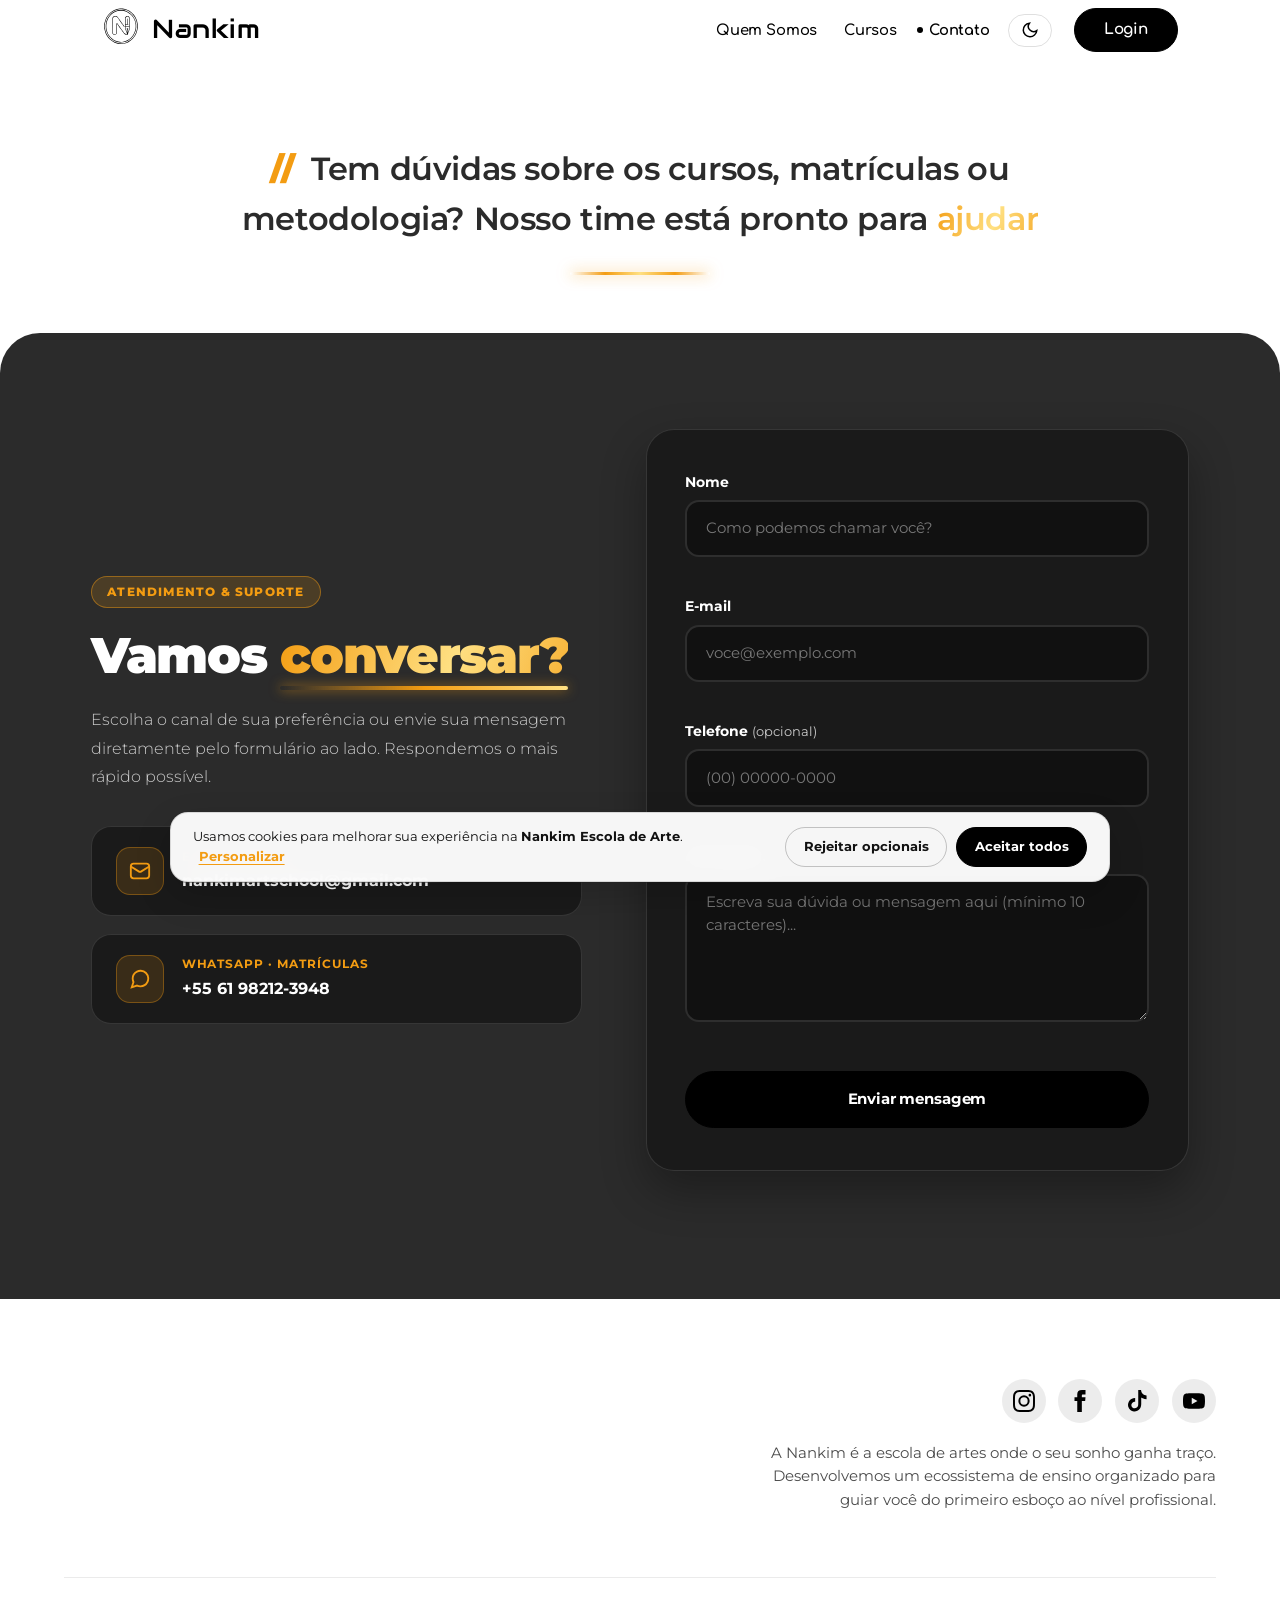
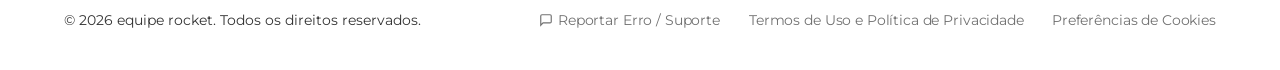
<file: contato.html>
<!DOCTYPE html>
<html lang="pt-BR">

<head>
    <meta charset="UTF-8">
    <meta name="viewport" content="width=device-width, initial-scale=1.0">
    <meta name="description"
        content="Entre em contato com a Nankim Escola de Arte para tirar dúvidas sobre cursos, matrículas e atendimento.">
    <title>Nankim Escola de Arte | Contato</title>

    <!-- Conexão Prévia Google Fonts -->
    <link rel="preconnect" href="https://fonts.googleapis.com">
    <link rel="preconnect" href="https://fonts.gstatic.com" crossorigin>
    <link
        href="https://fonts.googleapis.com/css2?family=Audiowide&family=Caveat:wght@500;600;700&family=Comfortaa:wght@500;600;700&family=Montserrat:wght@300;400;500;600;700;800;900&display=swap"
        rel="stylesheet">
    <!-- Estilos Globais e Específicos -->
    <link rel="stylesheet" href="./css/reset.css">
    <link rel="stylesheet" href="./css/variaveis.css">
    <link rel="stylesheet" href="./css/menu.css">
    <link rel="stylesheet" href="./css/rodape.css">
    <link rel="stylesheet" href="./css/modais.css">
    <link rel="stylesheet" href="./css/formularios.css">
    <link rel="stylesheet" href="./css/contato.css">
    <link rel="stylesheet" href="./css/cookies.css">
    <link rel="stylesheet" href="./css/termos.css">
    <link rel="stylesheet" href="./css/reportar.css">
</head>

<body>
    <!-- Injeção dinâmica do menu global -->
    <div id="header-container"></div>

    <main class="pagina-contato">

        <!-- Seção 1: Topo Limpo com Subtítulo em Destaque -->
        <section class="secao-topo-contato" aria-label="Introdução ao atendimento">
            <div class="container-contato">
                <header class="cabecalho-topo-contato">
                    <h1 class="subtitulo-hero-contato">
                        <span class="prefixo-barra">//</span> Tem dúvidas sobre os cursos, matrículas ou metodologia?
                        Nosso time está pronto para <span class="texto-fluxo-dourado"> ajudar </span>
                    </h1>
                    <div class="linha-luminosa-topo" aria-hidden="true"></div>
                </header>
            </div>
        </section>

        <!-- Seção 2: Bloco Escuro Curvo — Canais Diretos e Formulário -->
        <section class="bloco-escuro-curvo secao-principal-contato" aria-labelledby="titulo-atendimento">
            <div class="container-contato">
                <div class="contato-layout revelar-scroll">

                    <!-- Coluna Esquerda: Informações e Canais de Atendimento -->
                    <div class="contato-informacoes">
                        <span class="selo-atendimento-contato">ATENDIMENTO & SUPORTE</span>
                        <h2 id="titulo-atendimento" class="titulo-animado-contato">
                            Vamos <span class="texto-fluxo-dourado sublinhado-traco">conversar?</span>
                        </h2>
                        <p class="contato-texto-apoio">Escolha o canal de sua preferência ou envie sua mensagem
                            diretamente pelo formulário ao lado. Respondemos o mais rápido possível.</p>

                        <address class="contato-canais">
                            <a href="mailto:nankimartschool@gmail.com" class="card-canal-contato">
                                <div class="icone-canal-contato" aria-hidden="true">
                                    <svg width="22" height="22" viewBox="0 0 24 24" fill="none" stroke="currentColor"
                                        stroke-width="2">
                                        <rect x="2" y="4" width="20" height="16" rx="3"></rect>
                                        <path d="m22 7-8.97 5.7a1.94 1.94 0 0 1-2.06 0L2 7"></path>
                                    </svg>
                                </div>
                                <div class="info-canal-contato">
                                    <span class="contato-canal-rotulo">E-mail Oficial</span>
                                    <strong>nankimartschool@gmail.com</strong>
                                </div>
                            </a>

                            <a href="https://wa.me/5561982123948" target="_blank" rel="noopener noreferrer"
                                class="card-canal-contato">
                                <div class="icone-canal-contato" aria-hidden="true">
                                    <svg width="22" height="22" viewBox="0 0 24 24" fill="none" stroke="currentColor"
                                        stroke-width="2">
                                        <path
                                            d="M21 11.5a8.38 8.38 0 0 1-.9 3.8 8.5 8.5 0 0 1-7.6 4.7 8.38 8.38 0 0 1-3.8-.9L3 21l1.9-5.7a8.38 8.38 0 0 1-.9-3.8 8.5 8.5 0 0 1 4.7-7.6 8.38 8.38 0 0 1 3.8-.9h.5a8.48 8.48 0 0 1 8 8v.5z">
                                        </path>
                                    </svg>
                                </div>
                                <div class="info-canal-contato">
                                    <span class="contato-canal-rotulo">WhatsApp · Matrículas</span>
                                    <strong>+55 61 98212-3948</strong>
                                </div>
                            </a>
                        </address>
                    </div>

                    <!-- Coluna Direita: Card do Formulário com Validação Instantânea -->
                    <div class="card-formulario-contato">
                        <form id="form-contato" class="form-contato" novalidate>
                            <div class="input-group">
                                <label for="contato-nome">Nome</label>
                                <input id="contato-nome" name="nome" type="text" autocomplete="name"
                                    placeholder="Como podemos chamar você?" required>
                                <span class="mensagem-erro-campo" id="erro-contato-nome" aria-live="polite"></span>
                            </div>

                            <div class="input-group">
                                <label for="contato-email">E-mail</label>
                                <input id="contato-email" name="email" type="email" autocomplete="email"
                                    placeholder="voce@exemplo.com" required>
                                <span class="mensagem-erro-campo" id="erro-contato-email" aria-live="polite"></span>
                            </div>

                            <div class="input-group">
                                <label for="contato-telefone">Telefone <span>(opcional)</span></label>
                                <input id="contato-telefone" name="telefone" type="tel" inputmode="numeric"
                                    autocomplete="tel" maxlength="15" placeholder="(00) 00000-0000">
                                <span class="mensagem-erro-campo" id="erro-contato-telefone" aria-live="polite"></span>
                            </div>

                            <div class="input-group">
                                <label for="contato-mensagem">Mensagem</label>
                                <textarea id="contato-mensagem" name="mensagem" rows="5"
                                    placeholder="Escreva sua dúvida ou mensagem aqui (mínimo 10 caracteres)..."
                                    required></textarea>
                                <span class="mensagem-erro-campo" id="erro-contato-mensagem" aria-live="polite"></span>
                            </div>

                            <button class="contato-botao-enviar link-magnetico" type="submit">Enviar mensagem</button>
                        </form>
                    </div>

                </div>
            </div>
        </section>

    </main>

    <!-- Modal de Confirmação de Envio -->
    <div id="modal-confirmacao-contato" class="modal-contato-overlay" role="dialog" aria-modal="true"
        aria-labelledby="titulo-modal-confirmacao" hidden>
        <div class="modal-contato-box">
            <button type="button" class="btn-fechar-modal-contato" id="fechar-modal-contato-x"
                aria-label="Fechar janela de confirmação">&times;</button>

            <div class="ilustracao-sucesso-contato" aria-hidden="true">
                <div class="anel-pulso-sucesso"></div>
                <svg class="icone-check-sucesso" width="44" height="44" viewBox="0 0 24 24" fill="none"
                    stroke="currentColor" stroke-width="2.6" stroke-linecap="round" stroke-linejoin="round">
                    <path d="M22 11.08V12a10 10 0 1 1-5.93-9.14"></path>
                    <polyline points="22 4 12 14.01 9 11.01"></polyline>
                </svg>
            </div>

            <span class="tag-modal-sucesso">MENSAGEM RECEBIDA</span>
            <h3 id="titulo-modal-confirmacao">Recebemos o seu contato!</h3>
            <p id="texto-modal-confirmacao">Obrigado por falar com a <strong>Nankim Escola de Arte</strong>. Nossa
                equipe já registrou sua mensagem e entrará em contato em breve.</p>

            <button type="button" class="btn-ok-modal-contato" id="btn-ok-modal-contato">Entendi, voltar ao
                site</button>
        </div>
    </div>

    <!-- Injeção dinâmica do rodapé global -->
    <div id="footer-container"></div>

    <!-- Scripts Globais -->
    <script src="./js/global.js"></script>
    <script src="./js/login.js"></script>
    <script src="./js/cookies.js"></script>
    <script src="./js/termos.js"></script>
    <script src="./js/reportar.js"></script>

    <!-- Script Exclusivo de Contato -->
    <script src="./js/contato.js"></script>
</body>

</html>
</file>
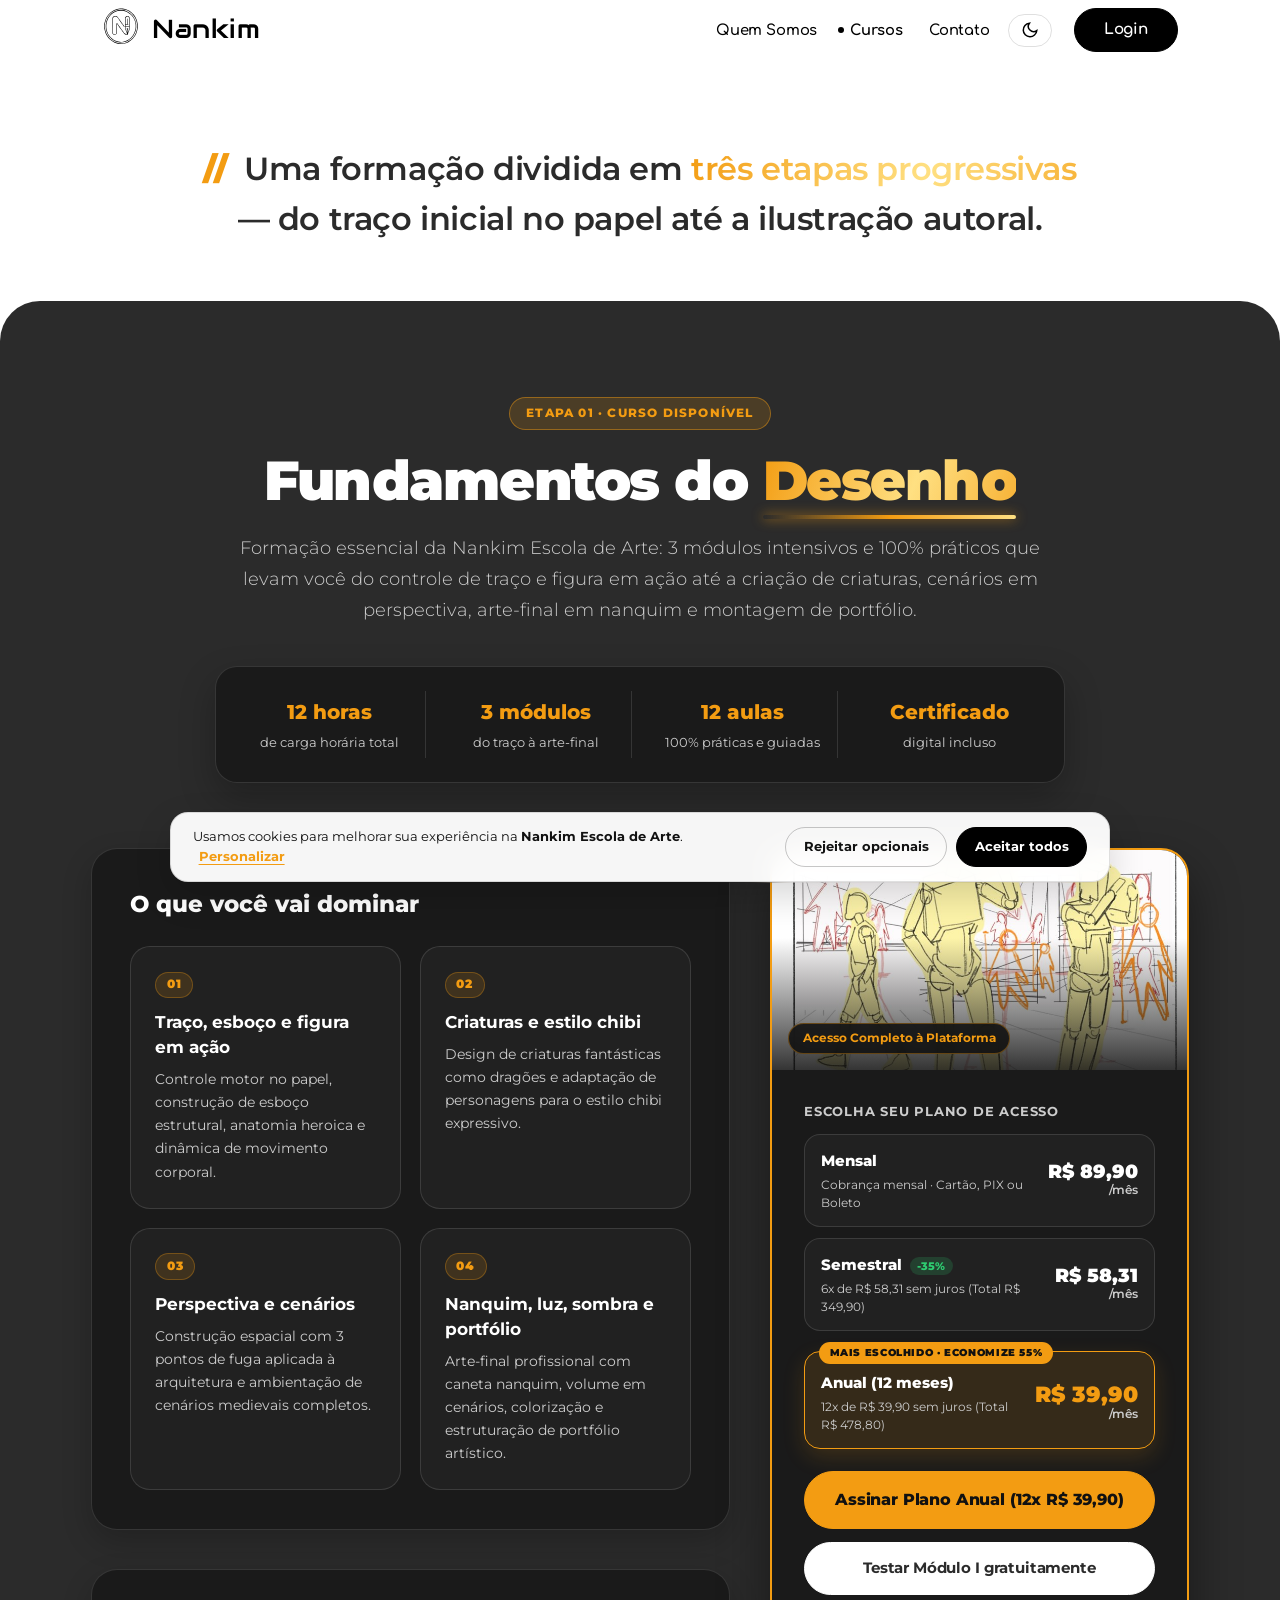
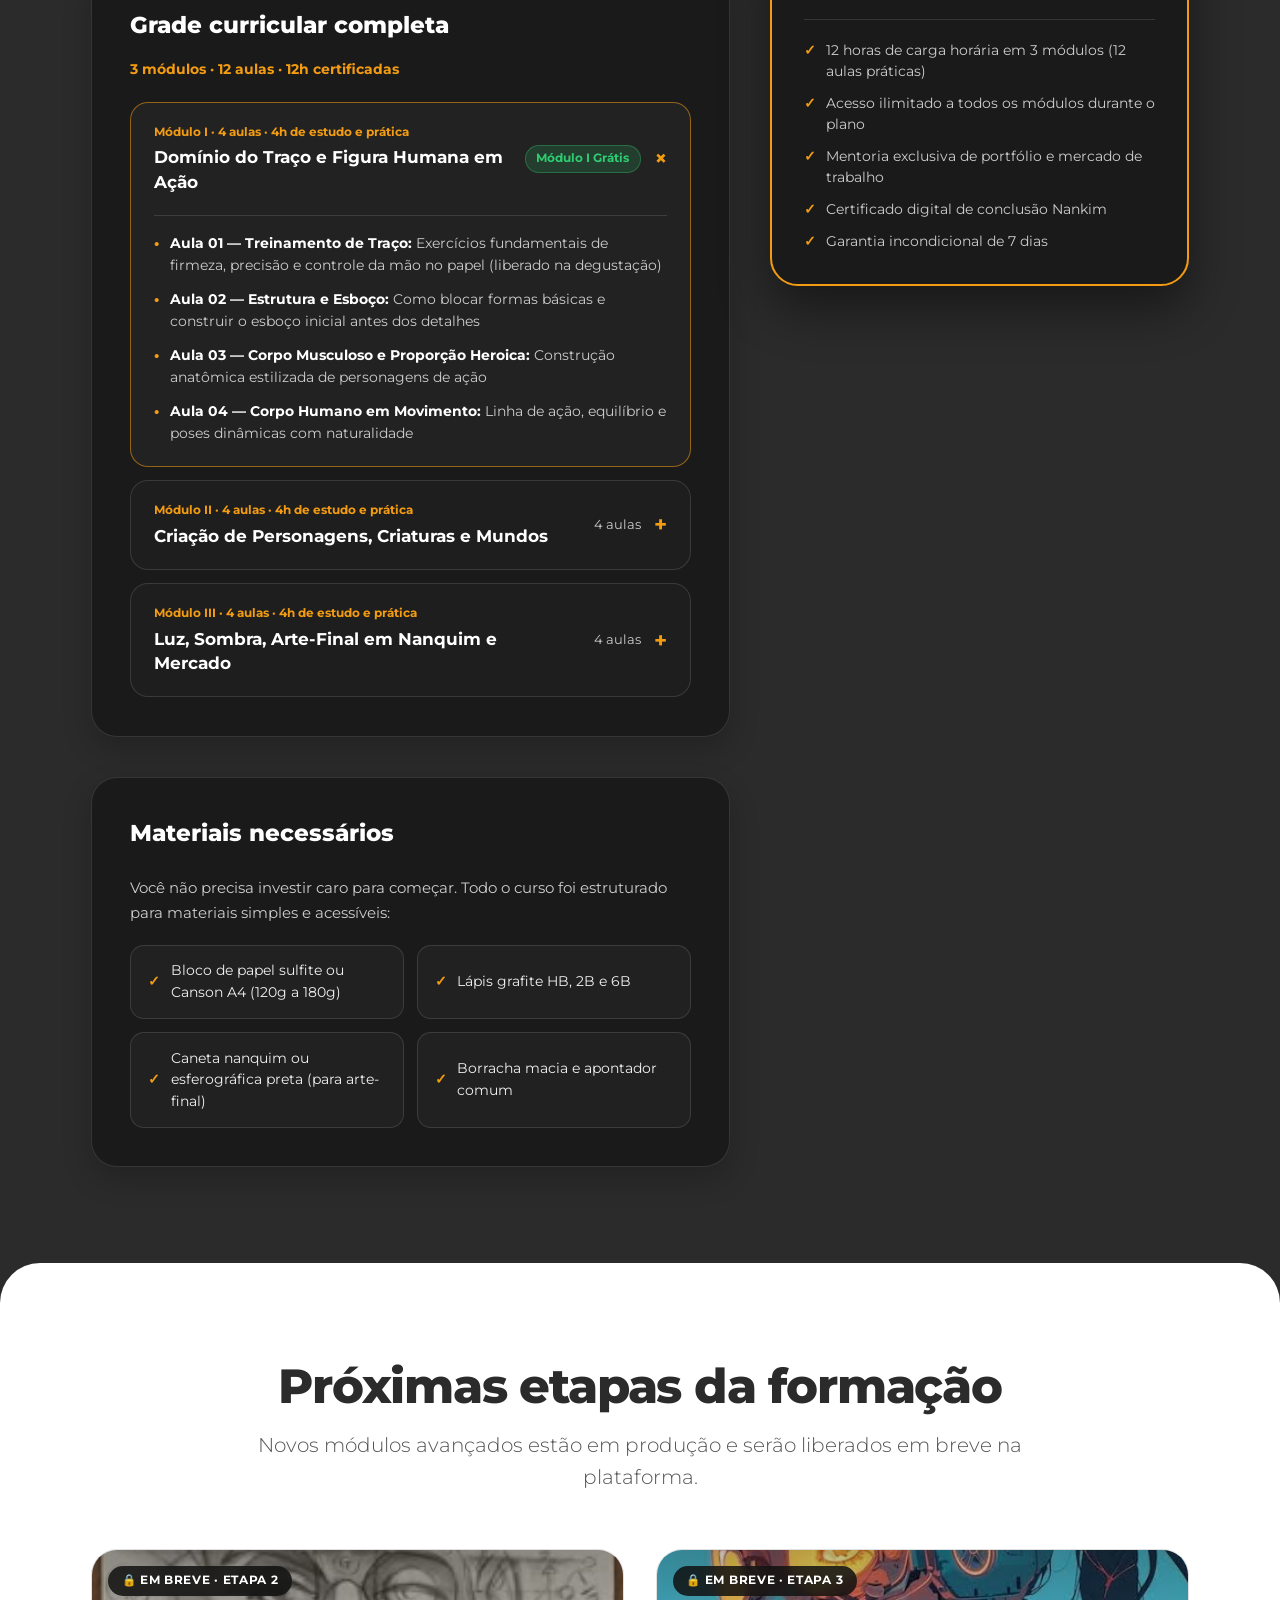
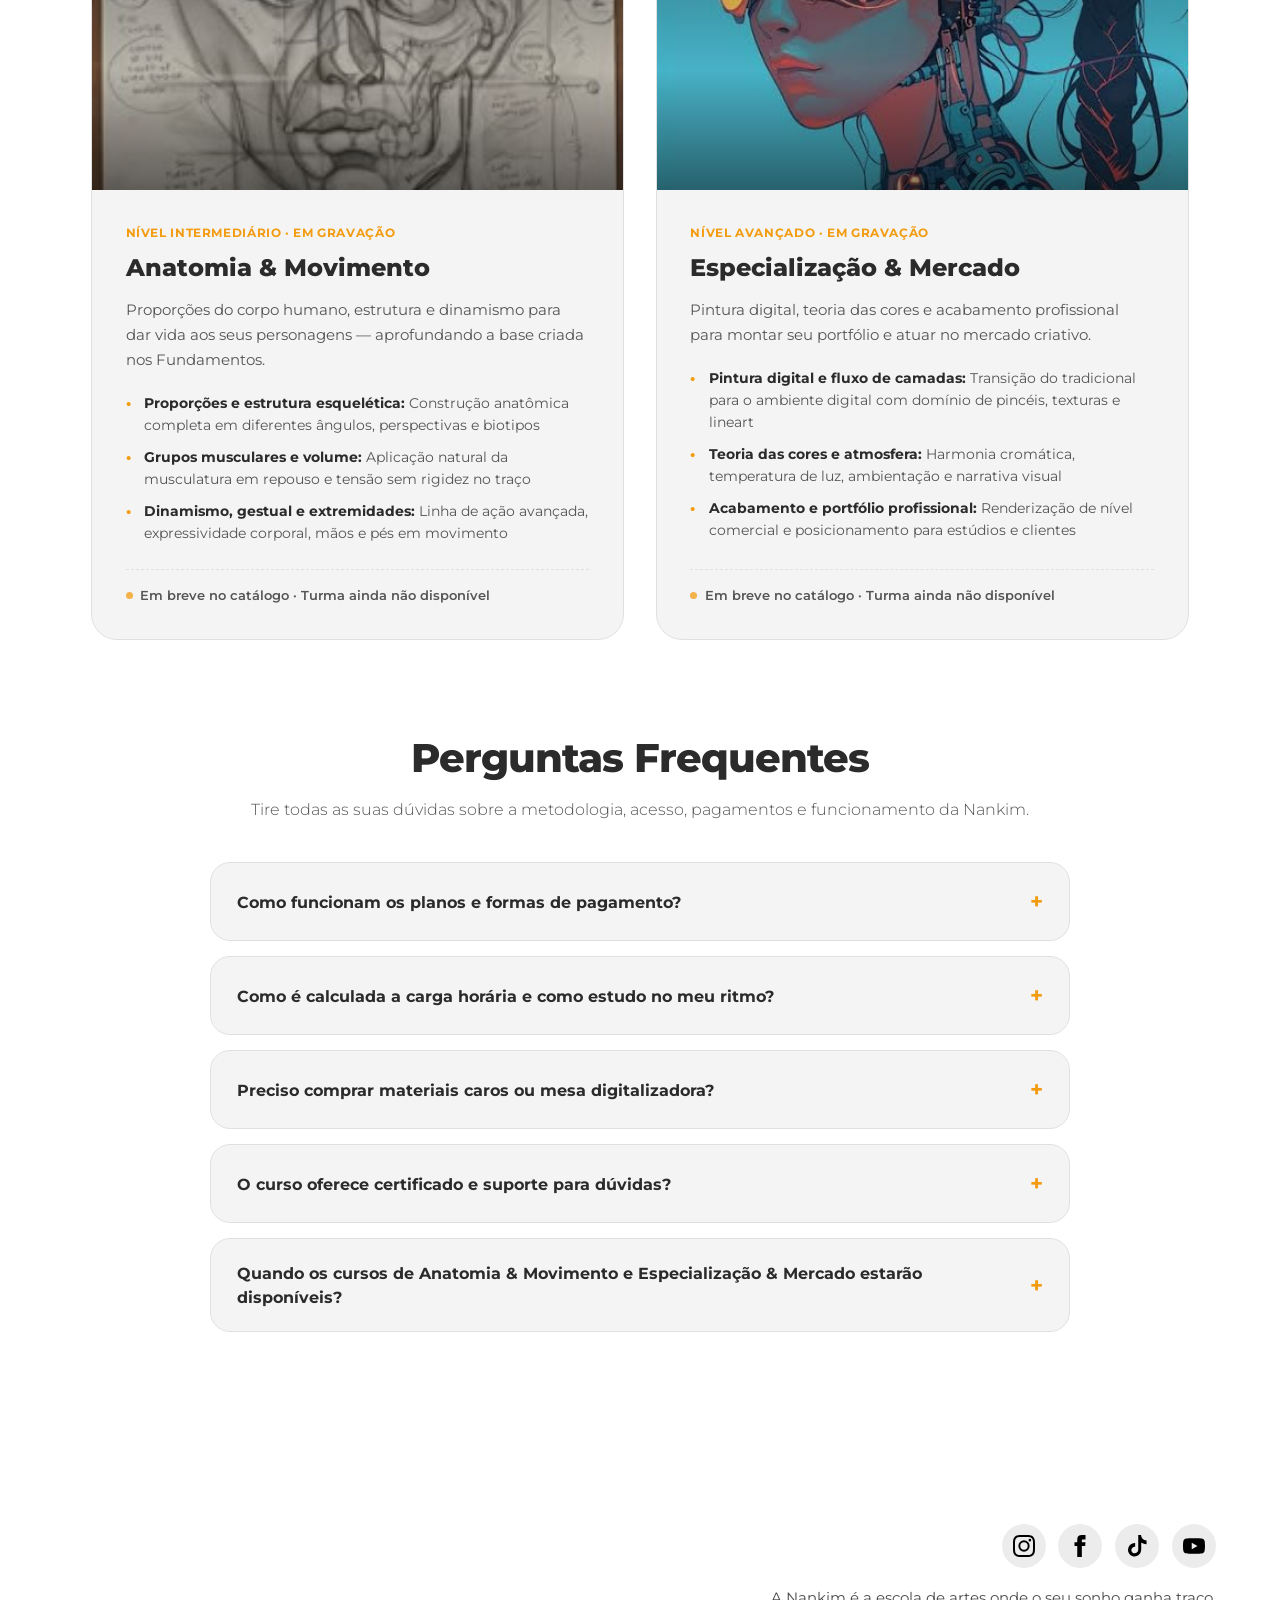
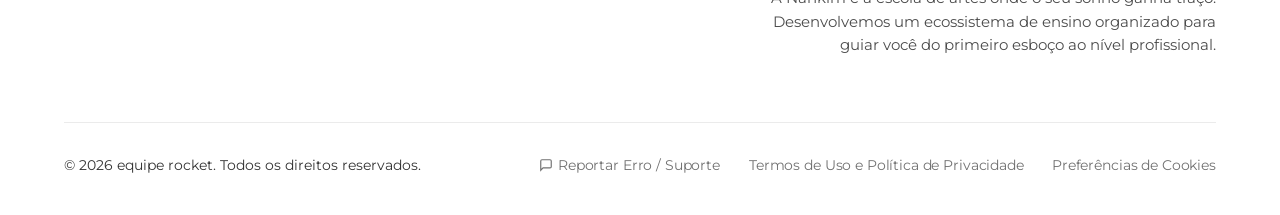
<file: cursos.html>
<!DOCTYPE html>
<html lang="pt-BR">

<head>
    <meta charset="UTF-8">
    <meta name="viewport" content="width=device-width, initial-scale=1.0">
    <meta name="description"
        content="Conheça a trilha de cursos da Nankim Escola de Arte e todos os detalhes de Fundamentos do Desenho.">
    <title>Nankim Escola de Arte | Cursos</title>

    <!-- Conexão Prévia Google Fonts -->
    <link rel="preconnect" href="https://fonts.googleapis.com">
    <link rel="preconnect" href="https://fonts.gstatic.com" crossorigin>
    <link
        href="https://fonts.googleapis.com/css2?family=Audiowide&family=Caveat:wght@500;600;700&family=Comfortaa:wght@500;600;700&family=Montserrat:wght@300;400;500;600;700;800;900&display=swap"
        rel="stylesheet">

    <!-- Estilos Globais e Específicos -->
    <link rel="stylesheet" href="./css/reset.css">
    <link rel="stylesheet" href="./css/variaveis.css">
    <link rel="stylesheet" href="./css/menu.css">
    <link rel="stylesheet" href="./css/rodape.css">
    <link rel="stylesheet" href="./css/modais.css">
    <link rel="stylesheet" href="./css/formularios.css">
    <link rel="stylesheet" href="./css/cursos.css">
    <link rel="stylesheet" href="./css/checkout.css">
    <link rel="stylesheet" href="./css/cookies.css">
    <link rel="stylesheet" href="./css/termos.css">
    <link rel="stylesheet" href="./css/reportar.css">
</head>

<body>
    <!-- O global.js injeta o cabeçalho compartilhado do site. -->
    <div id="header-container"></div>

    <main class="pagina-cursos">

        <!-- Seção 1: Topo Limpo apenas com o Subtítulo -->
        <section class="secao-trilha-topo" aria-label="Introdução aos Cursos">
            <div class="container-cursos">
                <header class="cabecalho-topo-cursos">
                    <h1 class="subtitulo-hero-cursos">
                        <span class="prefixo-barra">//</span> Uma formação dividida em <span
                            class="texto-fluxo-dourado">três etapas progressivas</span> — do traço inicial no papel até
                        a ilustração autoral.
                    </h1>
                </header>
            </div>
        </section>

        <!-- Seção 2: Bloco Escuro Curvo — Raio-X Completo do Curso Disponível -->
        <section class="bloco-escuro-curvo secao-detalhes-curso" id="curso-fundamentos"
            aria-labelledby="titulo-fundamentos">
            <div class="container-cursos">

                <header class="cabecalho-curso-destaque revelar-scroll">
                    <span class="selo-etapa-destaque">ETAPA 01 · CURSO DISPONÍVEL</span>
                    <h2 id="titulo-fundamentos" class="titulo-animado-cursos">
                        Fundamentos do <span class="texto-fluxo-dourado sublinhado-traco">Desenho</span>
                    </h2>
                    <p class="descricao-principal-curso">Formação essencial da Nankim Escola de Arte: 3 módulos
                        intensivos e 100% práticos que levam você do controle de traço e figura em ação até a criação de
                        criaturas, cenários em perspectiva, arte-final em nanquim e montagem de portfólio.</p>

                    <!-- Barra de Métricas do Curso -->
                    <div class="barra-metricas-curso">
                        <div class="item-metrica">
                            <strong>12 horas</strong>
                            <span>de carga horária total</span>
                        </div>
                        <div class="item-metrica">
                            <strong>3 módulos</strong>
                            <span>do traço à arte-final</span>
                        </div>
                        <div class="item-metrica">
                            <strong>12 aulas</strong>
                            <span>100% práticas e guiadas</span>
                        </div>
                        <div class="item-metrica">
                            <strong>Certificado</strong>
                            <span>digital incluso</span>
                        </div>
                    </div>
                </header>

                <!-- Layout em 2 Colunas: Conteúdo Programático à Esquerda + Checkout Fixo à Direita -->
                <div class="layout-vendas-curso">

                    <!-- Coluna Esquerda: Conteúdo Programático e Detalhes -->
                    <div class="coluna-conteudo-curso">

                        <!-- Bloco: O que você vai dominar -->
                        <div class="bloco-info-curso revelar-scroll">
                            <h3 class="subtitulo-bloco-curso">O que você vai dominar</h3>
                            <div class="grid-aprendizado">
                                <div class="card-aprendizado">
                                    <span class="numero-pilar-curso">01</span>
                                    <h4>Traço, esboço e figura em ação</h4>
                                    <p>Controle motor no papel, construção de esboço estrutural, anatomia heroica e
                                        dinâmica de movimento corporal.</p>
                                </div>
                                <div class="card-aprendizado">
                                    <span class="numero-pilar-curso">02</span>
                                    <h4>Criaturas e estilo chibi</h4>
                                    <p>Design de criaturas fantásticas como dragões e adaptação de personagens para o
                                        estilo chibi expressivo.</p>
                                </div>
                                <div class="card-aprendizado">
                                    <span class="numero-pilar-curso">03</span>
                                    <h4>Perspectiva e cenários</h4>
                                    <p>Construção espacial com 3 pontos de fuga aplicada à arquitetura e ambientação de
                                        cenários medievais completos.</p>
                                </div>
                                <div class="card-aprendizado">
                                    <span class="numero-pilar-curso">04</span>
                                    <h4>Nanquim, luz, sombra e portfólio</h4>
                                    <p>Arte-final profissional com caneta nanquim, volume em cenários, colorização e
                                        estruturação de portfólio artístico.</p>
                                </div>
                            </div>
                        </div>

                        <!-- Bloco: Grade Curricular Completa (3 Módulos · 12 Aulas) -->
                        <div class="bloco-info-curso revelar-scroll">
                            <div class="cabecalho-grade">
                                <h3 class="subtitulo-bloco-curso">Grade curricular completa</h3>
                                <span class="resumo-carga">3 módulos · 12 aulas · 12h certificadas</span>
                            </div>

                            <div class="lista-modulos-acordeao">
                                <div class="item-modulo aberto">
                                    <button class="btn-modulo-header" type="button" aria-expanded="true">
                                        <div class="info-modulo-titulo">
                                            <span class="tag-modulo">Módulo I · 4 aulas · 4h de estudo e prática</span>
                                            <h4>Domínio do Traço e Figura Humana em Ação</h4>
                                        </div>
                                        <div class="meta-modulo-direita">
                                            <span class="badge-degustacao-modulo">Módulo I Grátis</span>
                                            <span class="icone-seta-modulo" aria-hidden="true">+</span>
                                        </div>
                                    </button>
                                    <div class="conteudo-modulo">
                                        <ul>
                                            <li><strong>Aula 01 — Treinamento de Traço:</strong> Exercícios fundamentais
                                                de firmeza, precisão e controle da mão no papel (liberado na degustação)
                                            </li>
                                            <li><strong>Aula 02 — Estrutura e Esboço:</strong> Como blocar formas
                                                básicas e construir o esboço inicial antes dos detalhes</li>
                                            <li><strong>Aula 03 — Corpo Musculoso e Proporção Heroica:</strong>
                                                Construção anatômica estilizada de personagens de ação</li>
                                            <li><strong>Aula 04 — Corpo Humano em Movimento:</strong> Linha de ação,
                                                equilíbrio e poses dinâmicas com naturalidade</li>
                                        </ul>
                                    </div>
                                </div>

                                <div class="item-modulo">
                                    <button class="btn-modulo-header" type="button" aria-expanded="false">
                                        <div class="info-modulo-titulo">
                                            <span class="tag-modulo">Módulo II · 4 aulas · 4h de estudo e prática</span>
                                            <h4>Criação de Personagens, Criaturas e Mundos</h4>
                                        </div>
                                        <div class="meta-modulo-direita">
                                            <span class="duracao-modulo">4 aulas</span>
                                            <span class="icone-seta-modulo" aria-hidden="true">+</span>
                                        </div>
                                    </button>
                                    <div class="conteudo-modulo">
                                        <ul>
                                            <li><strong>Aula 05 — Design de Criaturas (Dragão):</strong> Anatomia
                                                fantástica, estrutura de cabeça, escamas e proporção de dragões</li>
                                            <li><strong>Aula 06 — Transformando Personagens em Chibi:</strong>
                                                Adaptação de traços e proporções reduzidas no estilo chibi</li>
                                            <li><strong>Aula 07 — Perspectiva em 3 Pontos de Fuga:</strong> Profundidade
                                                dramática e ângulos extremos para cenas de impacto</li>
                                            <li><strong>Aula 08 — Construção de Cenário Medieval:</strong> Ambientação,
                                                arquitetura e composição de planos em cenários</li>
                                        </ul>
                                    </div>
                                </div>

                                <div class="item-modulo">
                                    <button class="btn-modulo-header" type="button" aria-expanded="false">
                                        <div class="info-modulo-titulo">
                                            <span class="tag-modulo">Módulo III · 4 aulas · 4h de estudo e
                                                prática</span>
                                            <h4>Luz, Sombra, Arte-Final em Nanquim e Mercado</h4>
                                        </div>
                                        <div class="meta-modulo-direita">
                                            <span class="duracao-modulo">4 aulas</span>
                                            <span class="icone-seta-modulo" aria-hidden="true">+</span>
                                        </div>
                                    </button>
                                    <div class="conteudo-modulo">
                                        <ul>
                                            <li><strong>Aula 09 — Finalização com Caneta Nanquim:</strong> Técnicas de
                                                contorno, peso de linha, hachuras e acabamento limpo</li>
                                            <li><strong>Aula 10 — Luz e Sombra em Cenários:</strong> Definição de fonte
                                                luminosa, contraste e volume atmosférico</li>
                                            <li><strong>Aula 11 — Introdução à Colorização:</strong> Aplicação de cores,
                                                harmonia e valorização do desenho finalizado</li>
                                            <li><strong>Aula 12 — Mentoria de Portfólio e Mercado:</strong> Como
                                                selecionar, organizar e apresentar seus melhores trabalhos</li>
                                        </ul>
                                    </div>
                                </div>
                            </div>
                        </div>

                        <!-- Bloco: Materiais Necessários -->
                        <div class="bloco-info-curso revelar-scroll">
                            <h3 class="subtitulo-bloco-curso">Materiais necessários</h3>
                            <p class="texto-materiais">Você não precisa investir caro para começar. Todo o curso foi
                                estruturado para materiais simples e acessíveis:</p>
                            <ul class="lista-materiais-simples">
                                <li>Bloco de papel sulfite ou Canson A4 (120g a 180g)</li>
                                <li>Lápis grafite HB, 2B e 6B</li>
                                <li>Caneta nanquim ou esferográfica preta (para arte-final)</li>
                                <li>Borracha macia e apontador comum</li>
                            </ul>
                        </div>

                    </div>

                    <!-- Coluna Direita: Card de Compra Sticky (Checkout com Ancoragem Padronizada) -->
                    <aside class="coluna-checkout-sticky">
                        <div class="card-checkout-curso">
                            <div class="capa-checkout-wrapper">
                                <img src="./assets/img/fundamentos-desenho.jpg"
                                    alt="Fundamentos do Desenho - Nankim Escola de Arte">
                                <div class="overlay-capa-checkout"></div>
                                <span class="tag-capa-curso">Acesso Completo à Plataforma</span>
                            </div>

                            <div class="corpo-card-checkout">
                                <span class="label-investimento">Escolha seu plano de acesso</span>

                                <div class="seletor-planos-ancoragem" role="radiogroup"
                                    aria-label="Planos de acesso Nankim">
                                    <button type="button" class="opcao-plano-card" role="radio" aria-checked="false"
                                        data-plano="mensal">
                                        <div class="plano-info-esq">
                                            <strong>Mensal</strong>
                                            <span>Cobrança mensal · Cartão, PIX ou Boleto</span>
                                        </div>
                                        <div class="plano-preco-dir">
                                            <strong>R$ 89,90</strong>
                                            <span>/mês</span>
                                        </div>
                                    </button>

                                    <button type="button" class="opcao-plano-card" role="radio" aria-checked="false"
                                        data-plano="semestral">
                                        <div class="plano-info-esq">
                                            <strong>Semestral <small class="tag-economia-sutil">-35%</small></strong>
                                            <span>6x de R$ 58,31 sem juros (Total R$ 349,90)</span>
                                        </div>
                                        <div class="plano-preco-dir">
                                            <strong>R$ 58,31</strong>
                                            <span>/mês</span>
                                        </div>
                                    </button>

                                    <button type="button" class="opcao-plano-card selecionado destaque-anual"
                                        role="radio" aria-checked="true" data-plano="anual">
                                        <span class="selo-melhor-escolha">MAIS ESCOLHIDO · ECONOMIZE 55%</span>
                                        <div class="plano-info-esq">
                                            <strong>Anual (12 meses)</strong>
                                            <span>12x de R$ 39,90 sem juros (Total R$ 478,80)</span>
                                        </div>
                                        <div class="plano-preco-dir">
                                            <strong class="valor-destaque-anual">R$ 39,90</strong>
                                            <span>/mês</span>
                                        </div>
                                    </button>
                                </div>

                                <button class="botao-assinar botao-assinar-principal link-magnetico" type="button"
                                    data-modal="checkout" data-plano="anual" id="btn-matricular-plano">
                                    Assinar Plano Anual (12x R$ 39,90)
                                </button>

                                <button class="botao-degustacao-secundario link-magnetico" type="button"
                                    data-modal="cadastro" id="btn-testar-gratis-curso">
                                    Testar Módulo I gratuitamente
                                </button>

                                <ul class="lista-beneficios-checkout">
                                    <li>12 horas de carga horária em 3 módulos (12 aulas práticas)</li>
                                    <li>Acesso ilimitado a todos os módulos durante o plano</li>
                                    <li>Mentoria exclusiva de portfólio e mercado de trabalho</li>
                                    <li>Certificado digital de conclusão Nankim</li>
                                    <li>Garantia incondicional de 7 dias</li>
                                </ul>
                            </div>
                        </div>
                    </aside>

                </div>
            </div>
        </section>

        <!-- Seção 3: Bloco Claro Curvo — Próximas Etapas & FAQ Completa -->
        <section class="bloco-claro-curvo secao-proximos-cursos" id="proximos-cursos"
            aria-labelledby="titulo-proximas-etapas">
            <div class="container-cursos">

                <header class="cabecalho-secao-clara revelar-scroll">
                    <h2 id="titulo-proximas-etapas" class="titulo-claro-cursos">Próximas etapas da formação
                    </h2>
                    <p class="subtitulo-claro-cursos">Novos módulos avançados estão em produção e serão
                        liberados em breve na plataforma.</p>
                </header>

                <!-- Cards das Próximas Etapas -->
                <div class="grid-futuros-cursos revelar-scroll">
                    <article class="card-futuro-curso">
                        <div class="imagem-futuro-wrapper">
                            <img src="./assets/img/anatomia-humana.jpg" alt="Anatomia & Movimento - Em breve"
                                loading="lazy">
                            <div class="overlay-imagem-futuro"></div>
                            <span class="badge-futuro">🔒 EM BREVE · ETAPA 2</span>
                        </div>
                        <div class="conteudo-futuro-curso">
                            <span class="nivel-futuro">Nível Intermediário · Em gravação</span>
                            <h3>Anatomia &amp; Movimento</h3>
                            <p>Proporções do corpo humano, estrutura e dinamismo para dar vida aos seus personagens —
                                aprofundando a base criada nos Fundamentos.</p>

                            <ul class="lista-topicos-futuros">
                                <li><strong>Proporções e estrutura esquelética:</strong> Construção anatômica completa
                                    em diferentes ângulos, perspectivas e biotipos</li>
                                <li><strong>Grupos musculares e volume:</strong> Aplicação natural da musculatura em
                                    repouso e tensão sem rigidez no traço</li>
                                <li><strong>Dinamismo, gestual e extremidades:</strong> Linha de ação avançada,
                                    expressividade corporal, mãos e pés em movimento</li>
                            </ul>

                            <span class="aviso-indisponivel-sutil">Em breve no catálogo · Turma ainda não
                                disponível</span>
                        </div>
                    </article>

                    <article class="card-futuro-curso">
                        <div class="imagem-futuro-wrapper">
                            <img src="./assets/img/ilustracao-digital.jpg" alt="Especialização & Mercado - Em breve"
                                loading="lazy">
                            <div class="overlay-imagem-futuro"></div>
                            <span class="badge-futuro">🔒 EM BREVE · ETAPA 3</span>
                        </div>
                        <div class="conteudo-futuro-curso">
                            <span class="nivel-futuro">Nível Avançado · Em gravação</span>
                            <h3>Especialização &amp; Mercado</h3>
                            <p>Pintura digital, teoria das cores e acabamento profissional para montar seu portfólio e
                                atuar no mercado criativo.</p>

                            <ul class="lista-topicos-futuros">
                                <li><strong>Pintura digital e fluxo de camadas:</strong> Transição do tradicional para
                                    o ambiente digital com domínio de pincéis, texturas e lineart</li>
                                <li><strong>Teoria das cores e atmosfera:</strong> Harmonia cromática, temperatura de
                                    luz, ambientação e narrativa visual</li>
                                <li><strong>Acabamento e portfólio profissional:</strong> Renderização de nível
                                    comercial e posicionamento para estúdios e clientes</li>
                            </ul>

                            <span class="aviso-indisponivel-sutil">Em breve no catálogo · Turma ainda não
                                disponível</span>
                        </div>
                    </article>
                </div>
                <!-- FAQ Completa Centralizada na Página de Cursos -->
                <div class="bloco-faq-cursos revelar-scroll">
                    <header class="cabecalho-faq-cursos">
                        <h3 class="titulo-faq-cursos">Perguntas Frequentes</h3>
                        <p class="subtitulo-faq-cursos">Tire todas as suas dúvidas sobre a metodologia,
                            acesso, pagamentos e funcionamento da Nankim.</p>
                    </header>

                    <div class="lista-faq-cursos">
                        <div class="item-faq-curso">
                            <button class="btn-faq-curso" type="button" aria-expanded="false">
                                <span>Como funcionam os planos e formas de pagamento?</span>
                                <span class="icone-faq" aria-hidden="true">+</span>
                            </button>
                            <div class="resposta-faq-curso">
                                <p>Você escolhe entre o Plano Mensal (R$ 89,90/mês no Cartão, PIX ou Boleto),
                                    Plano Semestral (6x de R$ 58,31 sem juros no Cartão) ou Plano Anual (12x de
                                    R$ 39,90 sem juros no Cartão). Sua conta é criada automaticamente após a
                                    confirmação do pagamento.</p>
                            </div>
                        </div>

                        <div class="item-faq-curso">
                            <button class="btn-faq-curso" type="button" aria-expanded="false">
                                <span>Como é calculada a carga horária e como estudo no meu ritmo?</span>
                                <span class="icone-faq" aria-hidden="true">+</span>
                            </button>
                            <div class="resposta-faq-curso">
                                <p>O curso conta com 12 horas de carga horária total distribuídas em 3 módulos e
                                    12 aulas práticas objetivas (com média de 10 minutos cada), somadas ao tempo
                                    de execução dos exercícios no papel para que você assista, pause e pratique
                                    no seu próprio ritmo.</p>
                            </div>
                        </div>

                        <div class="item-faq-curso">
                            <button class="btn-faq-curso" type="button" aria-expanded="false">
                                <span>Preciso comprar materiais caros ou mesa digitalizadora?</span>
                                <span class="icone-faq" aria-hidden="true">+</span>
                            </button>
                            <div class="resposta-faq-curso">
                                <p>De forma alguma. Todo o curso de Fundamentos do Desenho é feito no papel
                                    tradicional utilizando papel sulfite ou bloco Canson A4, lápis grafite (HB,
                                    2B e 6B), borracha macia, apontador e caneta nanquim ou esferográfica para
                                    os módulos de arte-final.</p>
                            </div>
                        </div>

                        <div class="item-faq-curso">
                            <button class="btn-faq-curso" type="button" aria-expanded="false">
                                <span>O curso oferece certificado e suporte para dúvidas?</span>
                                <span class="icone-faq" aria-hidden="true">+</span>
                            </button>
                            <div class="resposta-faq-curso">
                                <p>Sim. Ao concluir os módulos você recebe o certificado digital da Nankim
                                    Escola de Arte, além de contar com canal de suporte na plataforma para tirar
                                    dúvidas sobre os exercícios práticos.</p>
                            </div>
                        </div>

                        <div class="item-faq-curso">
                            <button class="btn-faq-curso" type="button" aria-expanded="false">
                                <span>Quando os cursos de Anatomia &amp; Movimento e Especialização &amp; Mercado
                                    estarão
                                    disponíveis?</span>
                                <span class="icone-faq" aria-hidden="true">+</span>
                            </button>
                            <div class="resposta-faq-curso">
                                <p>As etapas 2 (Anatomia &amp; Movimento) e 3 (Especialização &amp; Mercado) estão
                                    atualmente em
                                    fase de produção e gravação. Assim que forem lançadas, ficarão disponíveis
                                    diretamente no
                                    catálogo da plataforma para quem quiser dar o próximo passo na trilha.</p>
                            </div>
                        </div>
                    </div>
                </div>
            </div>
            </div>

            </div>
        </section>

    </main>

    <!-- O global.js injeta o rodapé compartilhado do site. -->
    <div id="footer-container"></div>

    <!-- Modal de Checkout -->
    <div id="modal-checkout" class="modal">
        <div class="modal-content modal-checkout" role="dialog" aria-modal="true" aria-labelledby="checkout-titulo">
            <button class="close-btn" type="button" data-close="checkout" aria-label="Fechar checkout">&times;</button>
            <h2 id="checkout-titulo">Assinar Fundamentos do Desenho</h2>
            <p class="subtitulo-modal" id="checkout-subtitulo">Identifique sua conta para continuar.</p>
            <div id="checkout-stage"></div>
        </div>
    </div>

    <!-- Scripts Globais -->
    <script src="./js/global.js"></script>
    <script src="./js/login.js"></script>
    <script src="./js/cookies.js"></script>
    <script src="./js/termos.js"></script>
    <script src="./js/reportar.js"></script>
    <script src="./js/checkout.js"></script>

    <!-- Script Exclusivo de Cursos -->
    <script src="./js/cursos.js"></script>
</body>

</html>
</file>
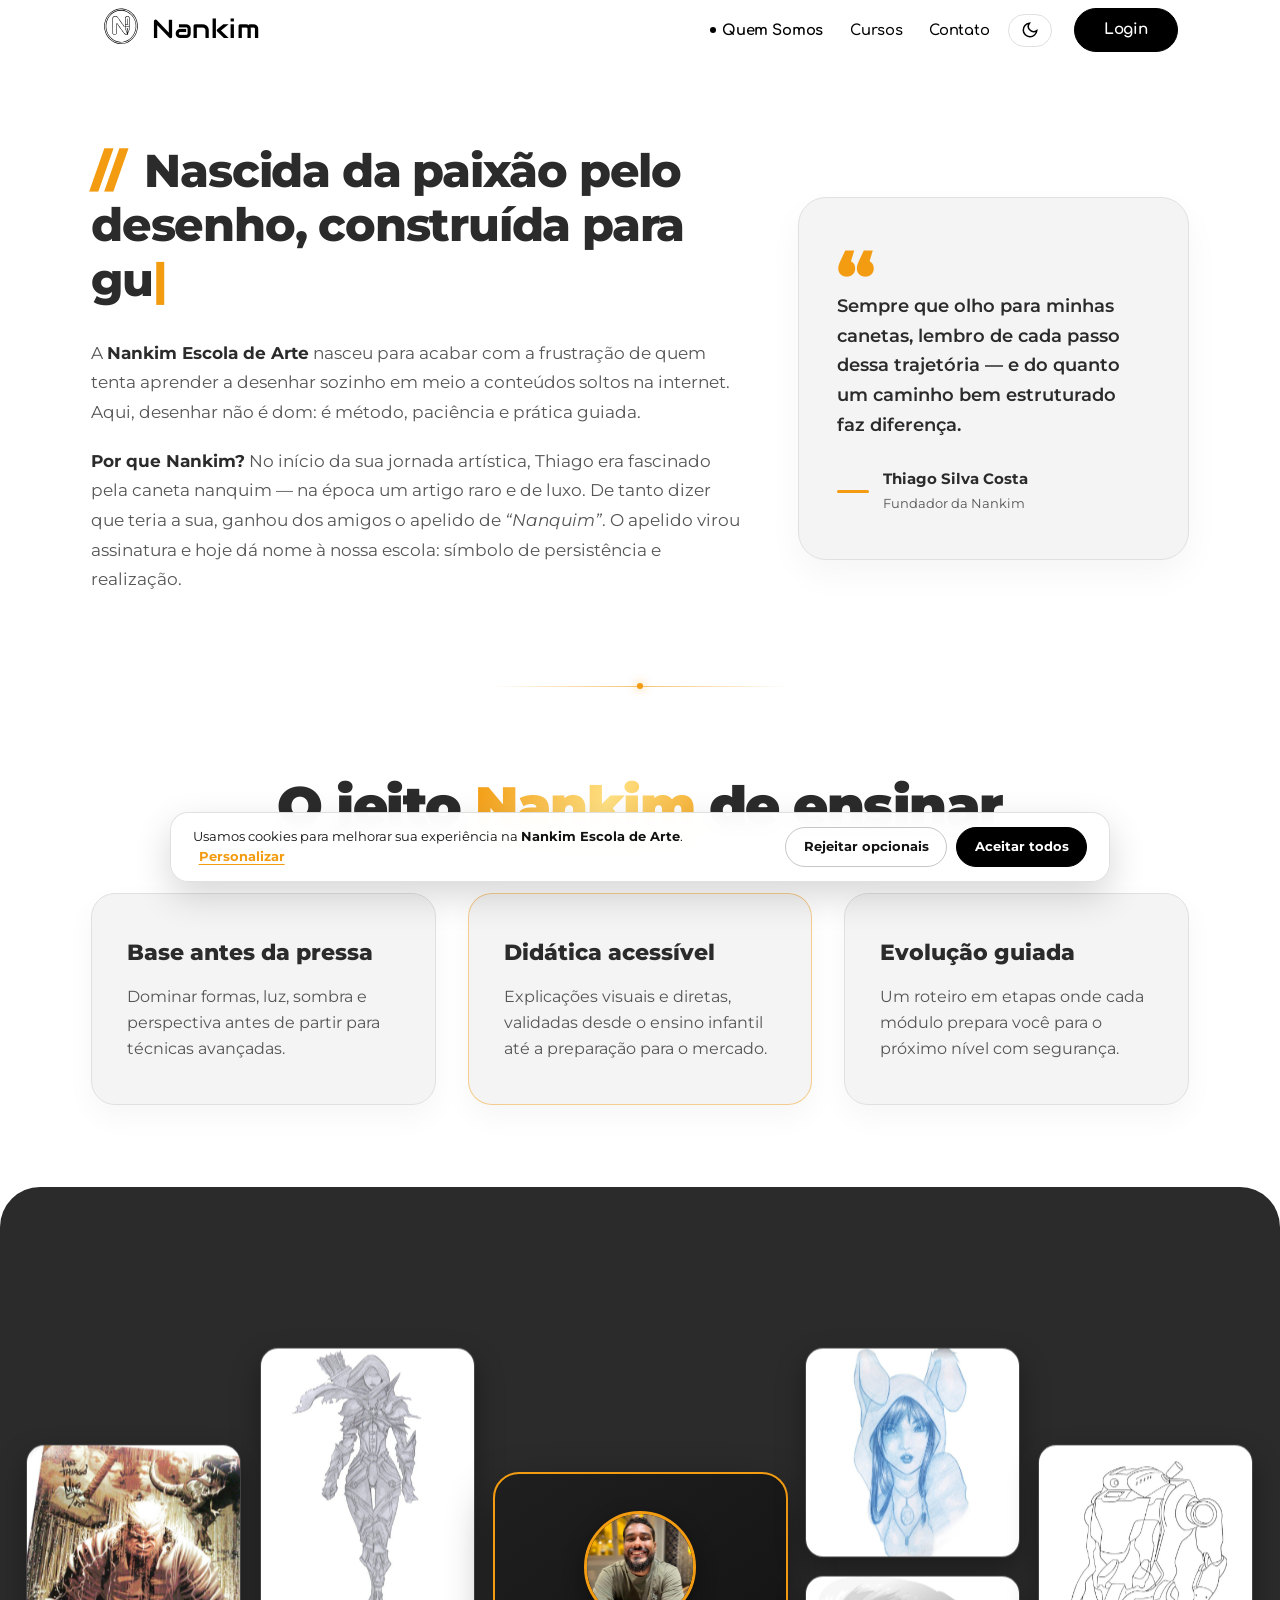
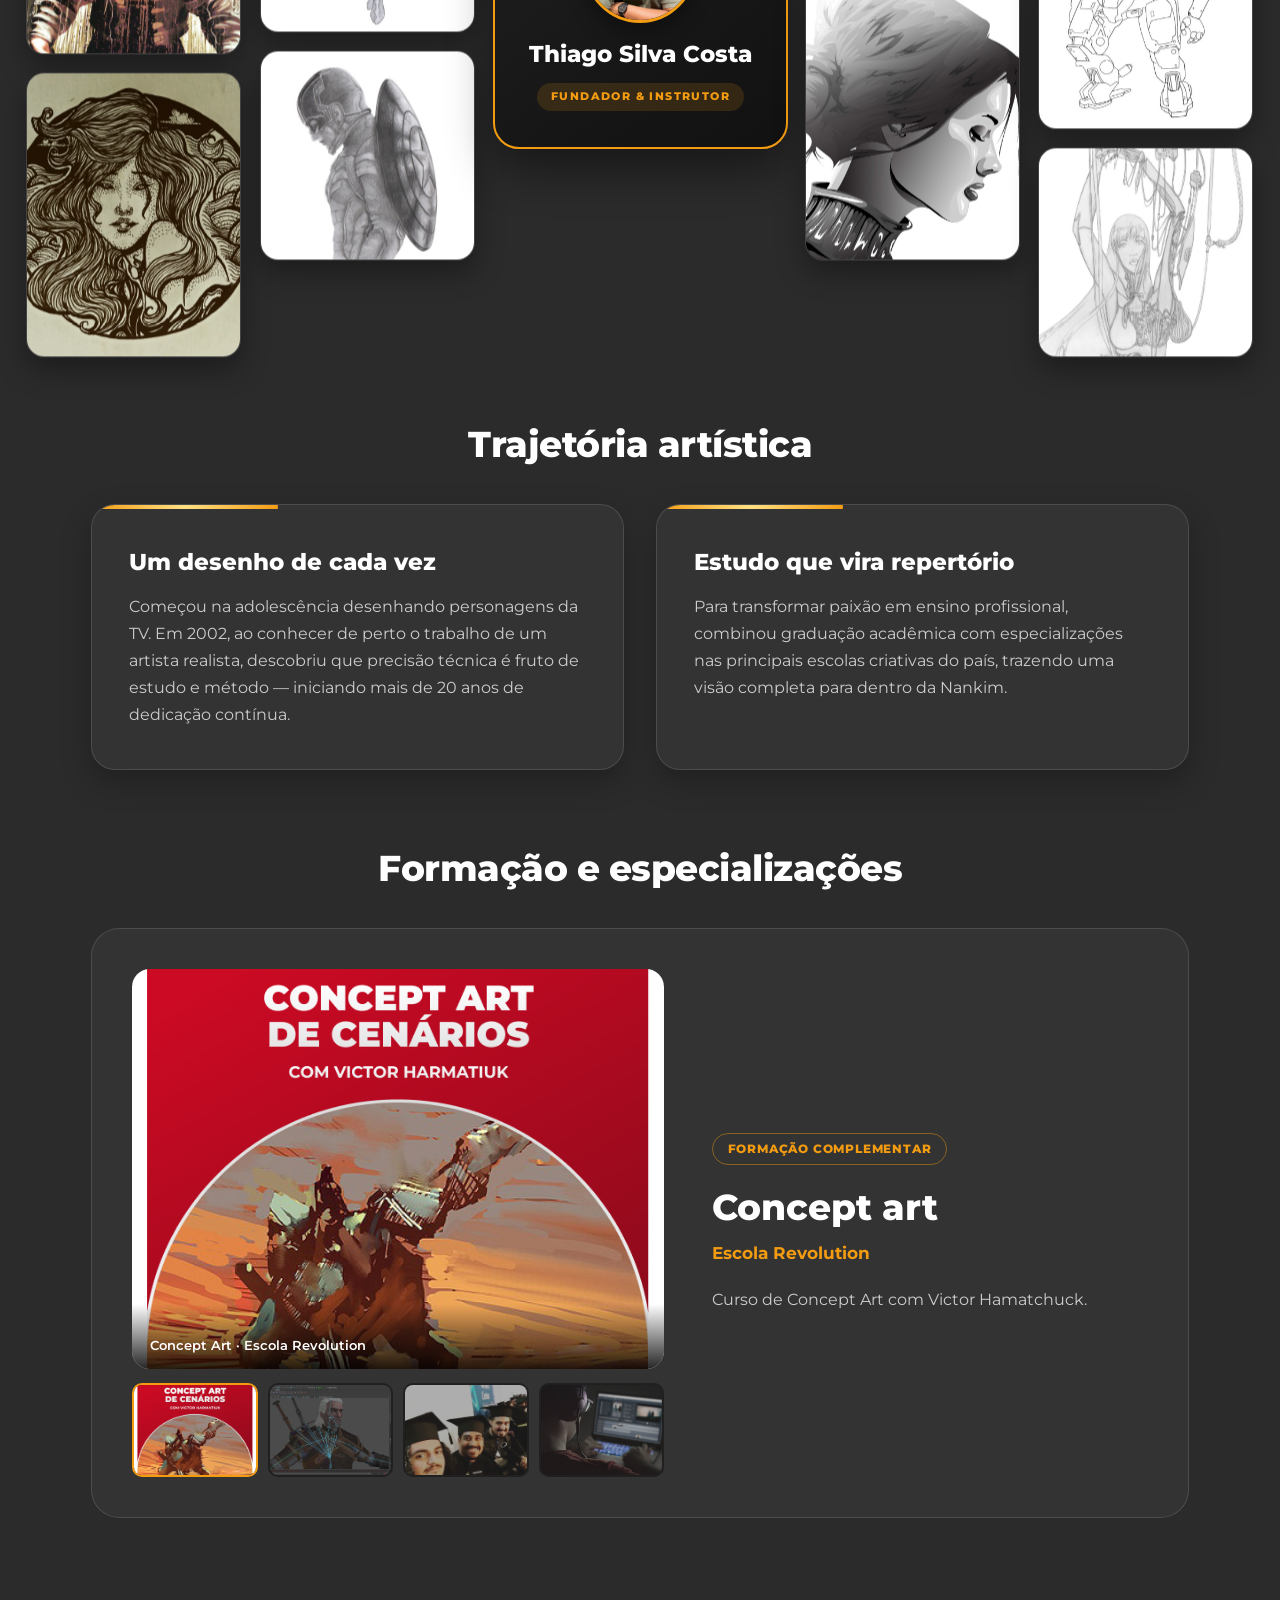
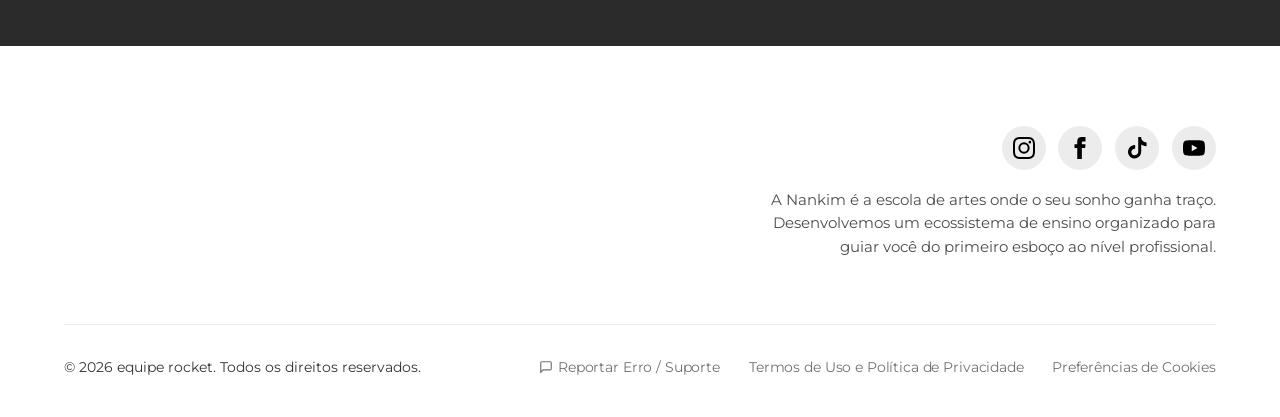
<file: quem-somos.html>
<!DOCTYPE html>
<html lang="pt-BR">

<head>
    <meta charset="UTF-8">
    <meta name="viewport" content="width=device-width, initial-scale=1.0">
    <meta name="description"
        content="Conheça a história da Nankim Escola de Arte e a trajetória de Thiago Silva Costa.">
    <title>Nankim Escola de Arte | Quem Somos</title>

    <!-- Conexão Prévia Google Fonts -->
    <link rel="preconnect" href="https://fonts.googleapis.com">
    <link rel="preconnect" href="https://fonts.gstatic.com" crossorigin>
    <link
        href="https://fonts.googleapis.com/css2?family=Audiowide&family=Caveat:wght@500;600;700&family=Comfortaa:wght@500;600;700&family=Montserrat:wght@300;400;500;600;700;800;900&display=swap"
        rel="stylesheet">
    <!-- Estilos Globais e Específicos -->
    <link rel="stylesheet" href="./css/reset.css">
    <link rel="stylesheet" href="./css/variaveis.css">
    <link rel="stylesheet" href="./css/menu.css">
    <link rel="stylesheet" href="./css/rodape.css">
    <link rel="stylesheet" href="./css/modais.css">
    <link rel="stylesheet" href="./css/formularios.css">
    <link rel="stylesheet" href="./css/quem-somos.css">
    <link rel="stylesheet" href="./css/cookies.css">
    <link rel="stylesheet" href="./css/termos.css">
    <link rel="stylesheet" href="./css/reportar.css">
</head>

<body>
    <!-- Injeção dinâmica do menu global -->
    <div id="header-container"></div>

    <main class="pagina-quem-somos">

        <!-- Bloco Unificado da Escola (Seções 1 e 2 no mesmo fundo) -->
        <div class="bloco-escola-unificado">

            <!-- Seção 1: Nossa Essência & A Origem do Nome -->
            <section class="secao-essencia-topo" aria-label="Nossa Essência e a origem do nome Nankim">
                <div class="container-qs">
                    <div class="grid-essencia revelar-scroll">
                        <div class="coluna-texto-essencia">
                            <h1 class="titulo-essencia-digitado">
                                <span class="prefixo-barra">//</span>
                                <span id="texto-digitado-quem-somos"></span><span class="cursor-typing"
                                    aria-hidden="true">|</span>
                            </h1>
                            <p>A <strong>Nankim Escola de Arte</strong> nasceu para acabar com a frustração de quem
                                tenta aprender a desenhar sozinho em meio a conteúdos soltos na internet. Aqui, desenhar
                                não é dom: é método, paciência e prática guiada.</p>
                            <p><strong>Por que Nankim?</strong> No início da sua jornada artística, Thiago era fascinado
                                pela caneta nanquim — na época um artigo raro e de luxo. De tanto dizer que teria a sua,
                                ganhou dos amigos o apelido de <em>“Nanquim”</em>. O apelido virou assinatura e hoje dá
                                nome à nossa escola: símbolo de persistência e realização.</p>
                        </div>

                        <aside class="coluna-citacao-essencia">
                            <div class="card-citacao-nankim">
                                <span class="aspas-destaque">“</span>
                                <blockquote>Sempre que olho para minhas canetas, lembro de cada passo dessa trajetória —
                                    e do quanto um caminho bem estruturado faz diferença.</blockquote>
                                <div class="autor-citacao">
                                    <span class="linha-destaque-qs"></span>
                                    <div>
                                        <strong>Thiago Silva Costa</strong>
                                        <span>Fundador da Nankim</span>
                                    </div>
                                </div>
                            </div>
                        </aside>
                    </div>

                    <div class="divisor-secao-glow"></div>
                </div>
            </section>

            <!-- Seção 2: Como Ensinamos (Mesmo fundo da Seção 1) -->
            <section class="secao-pilares-qs" aria-labelledby="titulo-pilares">
                <div class="container-qs">
                    <header class="cabecalho-secao-qs revelar-scroll">
                        <h2 id="titulo-pilares" class="titulo-animado-qs">
                            O jeito <span class="texto-fluxo-dourado sublinhado-traco">Nankim</span> de ensinar
                        </h2>
                    </header>

                    <div class="grid-pilares-qs revelar-scroll">
                        <article class="card-pilar-qs">
                            <h3>Base antes da pressa</h3>
                            <p>Dominar formas, luz, sombra e perspectiva antes de partir para técnicas avançadas.</p>
                        </article>

                        <article class="card-pilar-qs destaque-borda-qs">
                            <h3>Didática acessível</h3>
                            <p>Explicações visuais e diretas, validadas desde o ensino infantil até a preparação para o
                                mercado.</p>
                        </article>

                        <article class="card-pilar-qs">
                            <h3>Evolução guiada</h3>
                            <p>Um roteiro em etapas onde cada módulo prepara você para o próximo nível com segurança.
                            </p>
                        </article>
                    </div>
                </div>
            </section>

        </div>

        <!-- Seção 3: O Fundador & Mentor (Bloco Escuro Curvo) -->
        <section class="bloco-escuro-curvo secao-fundador-qs" id="fundador-thiago"
            aria-label="Sobre o Fundador Thiago Silva Costa">
            <div class="container-losango-amplo">

                <!-- Grid em Losango (5 Colunas com Parallax e suas artes) -->
                <div class="grid-losango-wrapper">
                    <!-- Coluna 1 (Ponta Esquerda) -->
                    <div class="col-losango col-ponta" id="losango-col1">
                        <img class="img-losango img-m" src="./assets/img/arte22.jpg" alt="Obra artística Nankim"
                            loading="lazy">
                        <img class="img-losango img-g" src="./assets/img/arte1.jpg" alt="Obra artística Nankim"
                            loading="lazy">
                    </div>

                    <!-- Coluna 2 (Intermediária Esquerda) -->
                    <div class="col-losango col-media" id="losango-col2">
                        <img class="img-losango img-g" src="./assets/img/arte6.jpg" alt="Obra artística Nankim"
                            loading="lazy">
                        <img class="img-losango img-m" src="./assets/img/arte8.jpg" alt="Obra artística Nankim"
                            loading="lazy">
                    </div>

                    <!-- Coluna 3 (Centro - Card Fixo do Thiago) -->
                    <div class="col-losango col-centro" id="losango-col3">
                        <div class="card-fundador-centro">
                            <div class="foto-thiago-wrapper">
                                <img src="./assets/img/thiago.jpg" alt="Thiago Silva Costa">
                            </div>
                            <h3>Thiago Silva Costa</h3>
                            <span class="tag-fundador">FUNDADOR & INSTRUTOR</span>
                        </div>
                    </div>

                    <!-- Coluna 4 (Intermediária Direita) -->
                    <div class="col-losango col-media" id="losango-col4">
                        <img class="img-losango img-m" src="./assets/img/arte12.jpg" alt="Obra artística Nankim"
                            loading="lazy">
                        <img class="img-losango img-g" src="./assets/img/arte13.jpg" alt="Obra artística Nankim"
                            loading="lazy">
                    </div>

                    <!-- Coluna 5 (Ponta Direita) -->
                    <div class="col-losango col-ponta" id="losango-col5">
                        <img class="img-losango img-g" src="./assets/img/arte7.jpg" alt="Obra artística Nankim"
                            loading="lazy">
                        <img class="img-losango img-m" src="./assets/img/arte10.jpg" alt="Obra artística Nankim"
                            loading="lazy">
                    </div>
                </div>

            </div>

            <div class="container-qs">
                <!-- Título de Contexto dos Quadros Biográficos -->
                <header class="cabecalho-subsecao-qs revelar-scroll">
                    <h3>Trajetória artística</h3>
                </header>

                <!-- Quadros Biográficos -->
                <div class="grid-marcos-thiago revelar-scroll">
                    <article class="card-marco-qs">
                        <div class="barra-topo-card-qs"></div>
                        <h3>Um desenho de cada vez</h3>
                        <p>Começou na adolescência desenhando personagens da TV. Em 2002, ao conhecer de perto o
                            trabalho de um artista realista, descobriu que precisão técnica é fruto de estudo e método —
                            iniciando mais de 20 anos de dedicação contínua.</p>
                    </article>

                    <article class="card-marco-qs">
                        <div class="barra-topo-card-qs"></div>
                        <h3>Estudo que vira repertório</h3>
                        <p>Para transformar paixão em ensino profissional, combinou graduação acadêmica com
                            especializações nas principais escolas criativas do país, trazendo uma visão completa para
                            dentro da Nankim.</p>
                    </article>
                </div>

                <!-- Título da Galeria de Formações -->
                <header class="cabecalho-subsecao-qs revelar-scroll">
                    <h3>Formação e especializações</h3>
                </header>

                <!-- Galeria Interativa de Formações -->
                <div class="galeria-formacao revelar-scroll" aria-label="Galeria interativa de formações">
                    <div class="visual-formacao">
                        <figure class="imagem-formacao">
                            <img id="imagem-formacao-principal" src="./assets/img/conceitual.png"
                                alt="Concept Art · Escola Revolution" loading="lazy">
                            <figcaption id="legenda-imagem-formacao">Concept Art · Escola Revolution</figcaption>
                        </figure>
                        <div class="miniaturas-formacao" role="group" aria-label="Escolha uma formação">
                            <button class="miniatura-formacao ativo" type="button" data-formacao="0"
                                aria-label="Ver formação em Concept Art" aria-pressed="true">
                                <img src="./assets/img/conceitual.png" alt="" loading="lazy">
                            </button>
                            <button class="miniatura-formacao" type="button" data-formacao="1"
                                aria-label="Ver formação em 3D e animação" aria-pressed="false">
                                <img src="./assets/img/modelagem-3d.jpg" alt="" loading="lazy">
                            </button>
                            <button class="miniatura-formacao" type="button" data-formacao="2"
                                aria-label="Ver graduação em Design Gráfico" aria-pressed="false">
                                <img src="./assets/img/formatura.png" alt="" loading="lazy">
                            </button>
                            <button class="miniatura-formacao" type="button" data-formacao="3"
                                aria-label="Ver outros estudos" aria-pressed="false">
                                <img src="./assets/img/edicao-de-video.jpg" alt="" loading="lazy">
                            </button>
                        </div>
                    </div>

                    <article class="texto-formacao" aria-live="polite">
                        <span class="tag-formacao" id="tag-formacao">Formação complementar</span>
                        <h3 id="titulo-formacao-destaque">Concept art</h3>
                        <h4 id="subtitulo-formacao-destaque">Escola Revolution</h4>
                        <p id="descricao-formacao-destaque">Curso de Concept Art com Victor Hamatchuck.</p>
                    </article>
                </div>
            </div>
        </section>

    </main>

    <!-- Injeção dinâmica do rodapé global -->
    <div id="footer-container"></div>

    <!-- Scripts Globais -->
    <script src="./js/global.js"></script>
    <script src="./js/login.js"></script>
    <script src="./js/cookies.js"></script>
    <script src="./js/termos.js"></script>
    <script src="./js/reportar.js"></script>

    <!-- Script Exclusivo de Quem Somos -->
    <script src="./js/quem-somos.js"></script>
</body>

</html>
</file>
<file: css/variaveis.css>
/* ==========================================================================
   VARIAVEIS.CSS - Nankim Escola de Arte
   Design Tokens Globais, Temas (Claro/Escuro) e Animações Compartilhadas
   ========================================================================== */

:root {
    /* --- Cor de Destaque Oficial: Amarelo Âmbar / Dourado --- */
    --cor-destaque: #f39c12;
    --cor-destaque-hover: #d35400;
    --cor-destaque-rgb: 243, 156, 18;

    /* --- Superfícies & Tipografia (Páginas Públicas - Tema Claro) --- */
    --superficie-principal: #ffffff;
    --superficie-card-claro: #f4f4f4;
    --texto-principal: #2b2b2b;
    --texto-suave: #555555;
    --borda-suave: #e0e0e0;

    --secao-escura-bg: #2b2b2b;
    --secao-escura-texto: #ffffff;
    --secao-escura-card: #1a1a1a;
    --secao-escura-texto-suave: #cccccc;
    --secao-escura-borda: rgba(255, 255, 255, 0.12);
    --secao-escura-campo: #111111;

    /* --- Menu e Rodapé --- */
    --bg-menu: #ffffff;
    --texto-menu: #000000;
    --menu-bg: #ffffff;
    --menu-texto: #000000;
    --menu-scrolled-bg: rgba(255, 255, 255, 0.98);

    /* --- Área do Aluno / Admin --- */
    --painel-fundo: #f5f6f8;
    --painel-header: #ffffff;
    --painel-superficie: #ffffff;
    --painel-superficie-alt: #f8f9fb;
    --painel-campo: #ffffff;
    --painel-texto: #242424;
    --painel-texto-secundario: #626873;
    --painel-texto-menu: #333333;
    --painel-texto-concluido: #27632b;
    --painel-borda: #e1e5ea;
    --painel-borda-forte: #d8dde4;
    --painel-borda-suave: #edf0f3;
    --painel-hover: #f2f4f7;
    --painel-sombra-header: 0 8px 24px rgba(20, 30, 45, 0.08);
    --painel-sombra-menu: 0 15px 40px rgba(20, 30, 45, 0.16);
    --painel-sombra-card: 0 10px 25px rgba(20, 30, 45, 0.08);
    --painel-sombra-card-hover: 0 18px 40px rgba(20, 30, 45, 0.18);
    --painel-filtro-logo: none;
}

:root[data-theme="dark"] {
    /* --- Cor de Destaque no Dark Mode --- */
    --cor-destaque: #f1c40f;
    --cor-destaque-hover: #f39c12;
    --cor-destaque-rgb: 241, 196, 15;

    /* --- Superfícies & Tipografia (Páginas Públicas - Tema Escuro) --- */
    --superficie-principal: #000000;
    --superficie-card-claro: #0d0d0d;
    --texto-principal: #ffffff;
    --texto-suave: #a0a0a0;
    --borda-suave: #222222;

    --secao-escura-bg: #1a1a1a;
    --secao-escura-texto: #ffffff;
    --secao-escura-card: #111111;
    --secao-escura-texto-suave: #cccccc;
    --secao-escura-borda: rgba(255, 255, 255, 0.12);
    --secao-escura-campo: #080808;

    /* --- Menu e Rodapé --- */
    --bg-menu: #2b2b2b;
    --texto-menu: #ffffff;
    --menu-bg: #2b2b2b;
    --menu-texto: #ffffff;
    --menu-scrolled-bg: rgba(43, 43, 43, 0.98);

    /* --- Área do Aluno / Admin --- */
    --painel-fundo: #070707;
    --painel-header: #000000;
    --painel-superficie: #111111;
    --painel-superficie-alt: #181818;
    --painel-campo: #0d0d0d;
    --painel-texto: #ffffff;
    --painel-texto-secundario: #888888;
    --painel-texto-menu: #d0d0d0;
    --painel-texto-concluido: #c9e6ca;
    --painel-borda: #222222;
    --painel-borda-forte: #333333;
    --painel-borda-suave: rgba(255, 255, 255, 0.08);
    --painel-hover: #1a1a1a;
    --painel-sombra-header: 0 10px 30px rgba(0, 0, 0, 0.5);
    --painel-sombra-menu: 0 15px 40px rgba(0, 0, 0, 0.9);
    --painel-sombra-card: 0 10px 25px rgba(0, 0, 0, 0.3);
    --painel-sombra-card-hover: 0 18px 40px rgba(0, 0, 0, 0.5);
    --painel-filtro-logo: invert(1);
}

/* ==========================================================================
   CLASSES & ANIMAÇÕES GLOBAIS COMPARTILHADAS
   ========================================================================== */
.prefixo-barra {
    color: var(--cor-destaque);
    font-weight: 900;
    margin-right: 8px;
}

.cursor-typing {
    display: inline-block;
    color: var(--cor-destaque);
    font-weight: 800;
    animation: piscarCursorGlobal 0.8s infinite;
}

.texto-fluxo-dourado {
    background: linear-gradient(
        110deg,
        var(--cor-destaque) 0%,
        #ffe082 25%,
        var(--cor-destaque) 50%,
        #ffb300 75%,
        var(--cor-destaque) 100%
    );
    background-size: 250% auto;
    -webkit-background-clip: text;
    background-clip: text;
    -webkit-text-fill-color: transparent;
    animation: brilhoContinuoTextoGlobal 3.5s linear infinite, pulsoNeonSuaveGlobal 3s ease-in-out infinite;
    display: inline-block;
    position: relative;
}

.sublinhado-traco::after {
    content: '';
    position: absolute;
    left: 0;
    bottom: -6px;
    width: 100%;
    height: 4px;
    border-radius: 4px;
    background: linear-gradient(90deg, transparent, var(--cor-destaque), #ffe082, var(--cor-destaque), transparent);
    background-size: 200% 100%;
    animation: deslizarTracoLuzGlobal 2.5s linear infinite;
    box-shadow: 0 0 12px rgba(var(--cor-destaque-rgb), 0.7);
}

.revelar-scroll {
    opacity: 0;
    transform: translateY(35px) scale(0.97);
    filter: blur(6px);
    transition: opacity 1s cubic-bezier(0.16, 1, 0.3, 1),
        transform 1s cubic-bezier(0.16, 1, 0.3, 1),
        filter 1s cubic-bezier(0.16, 1, 0.3, 1);
    will-change: opacity, transform, filter;
}

.revelar-scroll.visivel {
    opacity: 1;
    transform: translateY(0) scale(1);
    filter: blur(0px);
}

@keyframes piscarCursorGlobal {
    0%, 100% { opacity: 1; }
    50% { opacity: 0; }
}

@keyframes brilhoContinuoTextoGlobal {
    0% { background-position: 0% center; }
    100% { background-position: 250% center; }
}

@keyframes pulsoNeonSuaveGlobal {
    0%, 100% { filter: drop-shadow(0 0 8px rgba(var(--cor-destaque-rgb), 0.35)); }
    50% { filter: drop-shadow(0 0 18px rgba(var(--cor-destaque-rgb), 0.75)); }
}

@keyframes deslizarTracoLuzGlobal {
    0% { background-position: 200% 0; }
    100% { background-position: -200% 0; }
}
</file>
<file: css/menu.css>
/* ==========================================================================
   MENU.CSS - Nankim Escola de Arte
   Cabeçalho fixo minimalista, logo interativa, tema claro/escuro e mobile
   ========================================================================== */

.menu-global {
    position: fixed;
    top: 0;
    left: 0;
    width: 100%;
    z-index: 1000;
    background-color: var(--menu-bg);
    display: flex;
    justify-content: space-between;
    align-items: center;
    padding: 0.5rem 8%;
    box-shadow: none;
    transition: background-color 0.3s ease, padding 0.3s ease, box-shadow 0.3s ease;
    font-family: 'Comfortaa', cursive, sans-serif;
}

.menu-global.scrolled {
    background-color: var(--menu-scrolled-bg);
    backdrop-filter: blur(12px);
    padding: 0.4rem 8%;
    box-shadow: 0 2px 10px rgba(0, 0, 0, 0.04);
}

/* ================= LOGO FIXA & EXPANSÍVEL ================= */
.menu-global .logo {
    display: inline-flex;
    align-items: center;
    gap: 0.75rem;
    text-decoration: none;
    color: var(--menu-texto);
    cursor: pointer;
}

.logo-icone-wrapper {
    display: flex;
    width: 38px;
    height: 38px;
    align-items: center;
    justify-content: center;
    flex-shrink: 0;
    position: relative;
}

.logo-img-simbolo {
    width: 54px;
    height: 54px;
    max-width: none;
    object-fit: contain;
    border-radius: 50%;
    transition: transform 0.6s cubic-bezier(0.34, 1.56, 0.64, 1), filter 0.3s ease;
}

:root[data-theme="dark"] .menu-global .logo-img-simbolo {
    filter: invert(1);
}

.logo:hover .logo-img-simbolo {
    transform: rotate(360deg);
}

.logo-texto-wrapper {
    display: inline-flex;
    align-items: center;
    white-space: nowrap;
    line-height: 1;
}

.logo-fixo {
    font-family: 'Audiowide', cursive, sans-serif;
    font-size: 1.6rem;
    font-weight: 400;
    letter-spacing: 0.02em;
    color: var(--menu-texto);
    display: inline-block;
}

.logo-expansivel {
    display: inline-flex;
    align-items: center;
    max-width: 0;
    opacity: 0;
    overflow: hidden;
    font-family: 'Caveat', cursive, sans-serif;
    font-size: 1.05rem;
    font-weight: 700;
    color: var(--menu-texto);
    line-height: 1;
    white-space: nowrap;
    transition: max-width 0.45s cubic-bezier(0.76, 0, 0.24, 1),
                opacity 0.35s ease,
                padding-left 0.35s ease,
                padding-right 0.35s ease;
}

.logo:hover .logo-expansivel {
    max-width: 200px;
    opacity: 1;
    padding-left: 0.35rem;
    padding-right: 0.5rem;
}

/* ================= NAVEGAÇÃO & LINKS MAGNÉTICOS ================= */
.menu-global nav {
    display: flex;
    gap: 0.65rem;
    align-items: center;
}

.link-magnetico {
    display: inline-flex;
    align-items: center;
    position: relative;
    font-family: 'Comfortaa', cursive, sans-serif;
    color: var(--menu-texto);
    text-decoration: none;
    font-size: 0.92rem;
    font-weight: 600;
    letter-spacing: -0.01em;
    padding: 0.2rem 0.3rem;
    transition: color 0.3s ease, transform 0.2s cubic-bezier(0.25, 1, 0.5, 1);
}

.link-magnetico.pagina-ativa {
    font-weight: 700;
}

.dot-hover {
    width: 6px;
    height: 6px;
    background-color: var(--menu-texto);
    border-radius: 50%;
    margin-right: 0;
    opacity: 0;
    transform: scale(0);
    transition: all 0.3s cubic-bezier(0.34, 1.56, 0.64, 1);
}

.link-magnetico.pagina-ativa .dot-hover {
    opacity: 1;
    background-color: var(--menu-texto);
    transform: scale(1);
    margin-right: 6px;
}

/* ================= BOTÃO DE ALTERNÂNCIA DE TEMA ================= */
.btn-toggle-tema {
    background: transparent;
    border: 1px solid rgba(128, 128, 128, 0.25);
    border-radius: 50px;
    padding: 0.4rem 0.75rem;
    cursor: pointer;
    display: inline-flex;
    align-items: center;
    justify-content: center;
    margin: 0 0.2rem;
    color: var(--menu-texto);
    transition: background-color 0.3s ease, border-color 0.3s ease, transform 0.2s ease;
}

.btn-toggle-tema:hover {
    border-color: var(--menu-texto);
    background-color: rgba(128, 128, 128, 0.1);
}

.btn-toggle-tema .icone-sol,
.btn-toggle-tema .icone-lua {
    display: inline-flex;
    align-items: center;
    justify-content: center;
    transition: transform 0.4s cubic-bezier(0.34, 1.56, 0.64, 1);
}

:root[data-theme="dark"] .btn-toggle-tema .icone-sol,
:root:not([data-theme="dark"]) .btn-toggle-tema .icone-lua {
    display: inline-flex;
}

:root[data-theme="dark"] .btn-toggle-tema .icone-lua,
:root:not([data-theme="dark"]) .btn-toggle-tema .icone-sol {
    display: none;
}

/* ================= BOTÃO LOGIN ================= */
.btn-login {
    background-color: var(--menu-texto);
    color: var(--menu-bg);
    border: 1px solid var(--menu-texto);
    padding: 0.75rem 1.8rem;
    margin-left: 0.5rem;
    border-radius: 50px;
    font-family: 'Comfortaa', cursive, sans-serif;
    font-size: 0.95rem;
    font-weight: 700;
    cursor: pointer;
    line-height: 1.2;
    transition: background-color 0.3s ease, color 0.3s ease, border-color 0.3s ease, transform 0.2s ease;
}

.btn-login:hover {
    background-color: var(--menu-bg);
    color: var(--menu-texto);
    border-color: var(--menu-texto);
}

/* ================= MENU MOBILE ================= */
.btn-mobile {
    display: none;
    background: transparent;
    border: none;
    cursor: pointer;
}

.btn-mobile span {
    display: block;
    width: 22px;
    height: 3px;
    background: var(--menu-texto);
    margin: 4px 0;
    border-radius: 2px;
}

@media (max-width: 900px) {
    .menu-global {
        flex-wrap: wrap;
        justify-content: space-between;
    }

    .menu-global nav {
        width: 100%;
        justify-content: center;
    }
}

@media (max-width: 768px) {
    .menu-global {
        justify-content: space-between;
        padding: 1rem 5%;
    }

    .btn-mobile {
        display: block;
    }

    .menu-global nav {
        display: none;
    }

    .menu-global nav.menu-aberto {
        display: flex;
        flex-direction: column;
        align-items: stretch;
        gap: 1rem;
        padding: 1rem 0 0;
    }

    .menu-global nav.menu-aberto a,
    .menu-global nav.menu-aberto .btn-login,
    .menu-global nav.menu-aberto .btn-toggle-tema {
        width: 100%;
        padding: 0.75rem 1rem;
        text-align: center;
        margin-left: 0;
    }

    .menu-global nav.menu-aberto .menu-conta {
        width: 100%;
    }

    .menu-global nav.menu-aberto .menu-conta-opcoes {
        position: static;
        min-width: 0;
        margin-top: 0.4rem;
    }
}
</file>
<file: css/modais.css>
/* ==========================================================================
   MODAIS.CSS - Nankim Escola de Arte
   Base visual unificada para todos os modais (Login, Cadastro, Checkout, etc.)
   ========================================================================== */

.modal {
    display: none;
    position: fixed;
    inset: 0;
    width: 100%;
    height: 100%;
    background-color: rgba(0, 0, 0, 0.65);
    backdrop-filter: blur(6px);
    z-index: 2000;
    justify-content: center;
    align-items: center;
    padding: 1.5rem;
}

.modal-content {
    background-color: #ffffff;
    color: #111111;
    padding: 2.5rem 2.2rem 2.2rem;
    border-radius: 24px;
    width: 100%;
    max-width: 440px;
    position: relative;
    max-height: min(88vh, calc(100vh - 3rem));
    overflow-y: auto;
    box-shadow: 0 24px 60px rgba(0, 0, 0, 0.28);
    border: 1px solid rgba(0, 0, 0, 0.1);
    font-family: 'Montserrat', sans-serif;
    animation: surgimentoModal 0.32s cubic-bezier(0.16, 1, 0.3, 1);
    transition: background-color 0.3s ease, color 0.3s ease, border-color 0.3s ease;
}

:root[data-theme="dark"] .modal-content {
    background-color: #181818;
    color: #ffffff;
    border-color: rgba(255, 255, 255, 0.14);
}

.modal-largo {
    max-width: 780px;
}

@keyframes surgimentoModal {
    from {
        opacity: 0;
        transform: translateY(18px) scale(0.97);
    }
    to {
        opacity: 1;
        transform: translateY(0) scale(1);
    }
}

.modal-content::-webkit-scrollbar {
    width: 6px;
}

.modal-content::-webkit-scrollbar-track {
    background: transparent;
}

.modal-content::-webkit-scrollbar-thumb {
    background: rgba(128, 128, 128, 0.35);
    border-radius: 10px;
}

.modal-content::-webkit-scrollbar-thumb:hover {
    background: var(--cor-destaque);
}

.close-btn {
    position: absolute;
    top: 1.2rem;
    right: 1.3rem;
    width: 36px;
    height: 36px;
    border-radius: 50%;
    background: rgba(128, 128, 128, 0.1);
    border: none;
    font-size: 1.4rem;
    line-height: 1;
    cursor: pointer;
    color: inherit;
    display: flex;
    align-items: center;
    justify-content: center;
    transition: background-color 0.2s ease, transform 0.2s ease;
}

.close-btn:hover {
    background: rgba(128, 128, 128, 0.2);
    transform: rotate(90deg);
}

.modal-content h2 {
    margin-bottom: 1.6rem;
    color: inherit;
    font-family: 'Montserrat', sans-serif;
    font-size: 1.55rem;
    font-weight: 800;
    text-align: center;
    letter-spacing: -0.5px;
    padding: 0 1.8rem;
}
</file>
<file: css/formularios.css>
/* ==========================================================================
   FORMULARIOS.CSS - Nankim Escola de Arte
   Inputs, validação visual, requisitos de senha, abas de perfil e feedbacks
   ========================================================================== */

form {
    display: flex;
    flex-direction: column;
    gap: 1.15rem;
}

.linha-inputs {
    display: flex;
    gap: 1rem;
    width: 100%;
}

.linha-inputs .input-group {
    flex: 1;
    min-width: 0;
}

.input-group {
    display: flex;
    flex-direction: column;
    gap: 0.4rem;
    position: relative;
}

.input-group label {
    font-size: 0.85rem;
    font-weight: 700;
    color: #333333;
    font-family: 'Montserrat', sans-serif;
}

:root[data-theme="dark"] .input-group label {
    color: #e2e2e2;
}

.input-group input {
    width: 100%;
    padding: 0.9rem 1.1rem;
    border: 1px solid #e2e2e2;
    border-radius: 14px;
    background-color: #f9f9f9;
    font-family: 'Montserrat', sans-serif;
    font-size: 0.95rem;
    color: #111111;
    transition: border-color 0.25s ease, background-color 0.25s ease, box-shadow 0.25s ease;
}

:root[data-theme="dark"] .input-group input {
    background-color: #222222;
    border-color: rgba(255, 255, 255, 0.14);
    color: #ffffff;
}

.input-group input:focus {
    outline: none;
    border-color: #000000;
    background-color: #ffffff;
    box-shadow: 0 0 0 4px rgba(0, 0, 0, 0.05);
}

:root[data-theme="dark"] .input-group input:focus {
    border-color: var(--cor-destaque);
    background-color: #282828;
    box-shadow: 0 0 0 4px rgba(var(--cor-destaque-rgb), 0.15);
}

/* ================= CAMPO DE SENHA & BOTÃO OLHO ================= */
.campo-senha-wrapper {
    position: relative;
    display: flex;
    align-items: center;
    width: 100%;
}

.campo-senha-wrapper input {
    padding-right: 2.8rem;
}

.btn-eye {
    position: absolute;
    right: 12px;
    background: none;
    border: none;
    cursor: pointer;
    font-size: 1.1rem;
    opacity: 0.65;
    transition: opacity 0.2s ease;
}

.btn-eye:hover {
    opacity: 1;
}

/* ================= BOTÕES DE SUBMIT & ALTERNAR CADASTRO ================= */
form button[type="submit"],
.btn-confirmacao-preto {
    width: 100%;
    background-color: #000000;
    color: #ffffff;
    border: 1px solid #000000;
    padding: 1rem 1.8rem;
    border-radius: 50px;
    font-family: 'Montserrat', sans-serif;
    font-size: 0.95rem;
    font-weight: 700;
    cursor: pointer;
    margin-top: 0.6rem;
    transition: background-color 0.25s ease, border-color 0.25s ease, transform 0.2s ease, opacity 0.2s ease;
}

:root[data-theme="dark"] form button[type="submit"],
:root[data-theme="dark"] .btn-confirmacao-preto {
    background-color: #ffffff;
    color: #111111;
    border-color: #ffffff;
}

form button[type="submit"]:hover:not(:disabled),
.btn-confirmacao-preto:hover:not(:disabled) {
    opacity: 0.9;
    transform: translateY(-2px);
}

.alternar-cadastro {
    margin-top: 0.4rem;
    color: #666666;
    font-size: 0.88rem;
    font-family: 'Montserrat', sans-serif;
    text-align: center;
}

:root[data-theme="dark"] .alternar-cadastro {
    color: #a0a0a0;
}

.alternar-cadastro button {
    padding: 0;
    border: 0;
    background: transparent;
    color: var(--cor-destaque);
    font-family: 'Montserrat', sans-serif;
    font-weight: 700;
    text-decoration: underline;
    text-underline-offset: 3px;
    cursor: pointer;
    transition: opacity 0.2s ease;
}

.alternar-cadastro button:hover {
    opacity: 0.85;
}

/* ================= ABAS DE PERFIL (ALUNO / ADMIN) ================= */
.login-tabs-perfil {
    display: flex;
    background-color: #f1f5f9;
    padding: 4px;
    border-radius: 50px;
    margin-bottom: 1.2rem;
}

:root[data-theme="dark"] .login-tabs-perfil {
    background-color: #242424;
}

.tab-perfil {
    flex: 1;
    background: transparent;
    border: none;
    padding: 0.65rem 1rem;
    font-family: 'Montserrat', sans-serif;
    font-size: 0.88rem;
    font-weight: 700;
    color: #64748b;
    border-radius: 50px;
    cursor: pointer;
    transition: all 0.2s ease;
}

:root[data-theme="dark"] .tab-perfil {
    color: #999999;
}

.tab-perfil.active {
    background-color: #000000;
    color: #ffffff;
    box-shadow: 0 4px 10px rgba(0, 0, 0, 0.15);
}

:root[data-theme="dark"] .tab-perfil.active {
    background-color: #ffffff;
    color: #111111;
}

/* ================= FEEDBACKS & VALIDAÇÃO ================= */
.input-group.erro input {
    border-color: #e74c3c !important;
    background-color: #fff8f8 !important;
}

:root[data-theme="dark"] .input-group.erro input {
    background-color: rgba(231, 76, 60, 0.12) !important;
}

.input-group.sucesso input {
    border-color: #27ae60 !important;
}

.input-feedback {
    font-size: 0.78rem;
    color: #e74c3c;
    min-height: 1.1rem;
    margin-top: 0.15rem;
    display: block;
    font-family: 'Montserrat', sans-serif;
    font-weight: 600;
}

.msg-erro {
    background-color: #fdeaea;
    color: #e74c3c;
    padding: 0.85rem 1rem;
    border-radius: 12px;
    font-size: 0.88rem;
    border-left: 4px solid #e74c3c;
}

:root[data-theme="dark"] .msg-erro {
    background-color: rgba(231, 76, 60, 0.14);
}

.msg-sucesso-info {
    background-color: #eafaf1;
    color: #27ae60;
    padding: 0.85rem 1rem;
    border-radius: 12px;
    font-size: 0.88rem;
    border-left: 4px solid #27ae60;
}

:root[data-theme="dark"] .msg-sucesso-info {
    background-color: rgba(39, 174, 96, 0.14);
}

.animar-shake {
    animation: shake 0.45s ease;
}

@keyframes shake {
    0%, 100% { transform: translateX(0); }
    25% { transform: translateX(-5px); }
    50% { transform: translateX(5px); }
    75% { transform: translateX(-5px); }
}

/* ================= REQUISITOS DE SENHA & TERMOS ================= */
.senha-requisitos {
    display: grid;
    grid-template-columns: 1fr 1fr;
    gap: 0.4rem 1rem;
    background-color: #f8f8f8;
    padding: 0.9rem 1.1rem;
    border-radius: 14px;
    border: 1px solid #eaeaea;
    margin-top: -0.2rem;
}

:root[data-theme="dark"] .senha-requisitos {
    background-color: #222222;
    border-color: rgba(255, 255, 255, 0.1);
}

.req-item {
    font-size: 0.78rem;
    font-weight: 600;
    color: #e74c3c;
    transition: color 0.25s ease;
}

.req-item.valido {
    color: #27ae60;
}

.checkbox-group {
    margin-top: 0.3rem;
}

.label-termos {
    display: flex;
    align-items: center;
    gap: 10px;
    font-size: 0.85rem;
    color: #555555;
    font-weight: 500;
    cursor: pointer;
}

:root[data-theme="dark"] .label-termos {
    color: #b5b5b5;
}

.label-termos input[type="checkbox"] {
    width: 18px;
    height: 18px;
    accent-color: var(--cor-destaque);
    cursor: pointer;
    flex-shrink: 0;
}

.label-termos a {
    color: var(--cor-destaque);
    font-weight: 700;
    text-decoration: underline;
}

/* ================= CARDS DE CONFIRMAÇÃO & REDIRECIONAMENTO ================= */
.msg-sucesso-card,
.msg-liberado-card {
    display: flex;
    align-items: flex-start;
    gap: 0.9rem;
    background-color: #f0fdf4;
    border: 1px solid #bbf7d0;
    color: #166534;
    padding: 1.1rem 1.2rem;
    border-radius: 16px;
    font-size: 0.9rem;
    margin-bottom: 1.4rem;
}

:root[data-theme="dark"] .msg-sucesso-card,
:root[data-theme="dark"] .msg-liberado-card {
    background-color: rgba(34, 197, 94, 0.14);
    border-color: rgba(34, 197, 94, 0.35);
    color: #86efac;
}

.liberado-icone-wrapper {
    flex-shrink: 0;
    width: 42px;
    height: 42px;
    background-color: #dcfce7;
    border-radius: 50%;
    display: flex;
    align-items: center;
    justify-content: center;
}

:root[data-theme="dark"] .liberado-icone-wrapper {
    background-color: rgba(34, 197, 94, 0.22);
}

.liberado-textos strong {
    display: block;
    color: inherit;
    font-size: 0.98rem;
    margin-bottom: 0.2rem;
}

.liberado-textos p {
    color: inherit;
    opacity: 0.9;
    font-size: 0.85rem;
    margin: 0;
}

.barra-carregando-wrapper {
    width: 100%;
    height: 6px;
    background-color: #e2e8f0;
    border-radius: 10px;
    overflow: hidden;
}

:root[data-theme="dark"] .barra-carregando-wrapper {
    background-color: #2a2a2a;
}

.barra-carregando-progresso {
    height: 100%;
    background-color: #27ae60;
    width: 0%;
    animation: carregarRedirecionamento 2.2s linear forwards;
}

@keyframes carregarRedirecionamento {
    from { width: 0%; }
    to { width: 100%; }
}

@media (max-width: 650px) {
    .linha-inputs {
        flex-direction: column;
        gap: 1.15rem;
    }

    .senha-requisitos {
        grid-template-columns: 1fr;
    }
}
</file>
<file: css/contato.css>
/* ==========================================================================
   CONTATO.CSS - Nankim Escola de Arte
   Estilos específicos da página de Contato (Canais, Formulário e Modal)
   ========================================================================== */

:root {
    --cor-campo-erro: #e74c3c;
    --cor-campo-valido: #2ecc71;
}

.pagina-contato {
    font-family: 'Montserrat', sans-serif;
    background-color: var(--superficie-principal);
    color: var(--texto-principal);
    overflow-x: hidden;
    transition: background-color 0.3s ease, color 0.3s ease;
}

.container-contato {
    max-width: 1200px;
    margin: 0 auto;
    padding: 0 4%;
}

/* ================= SEÇÃO 1: TOPO LIMPO ================= */
.secao-topo-contato {
    padding: 9rem 0 5.5rem;
    background-color: var(--superficie-principal);
    transition: background-color 0.3s ease;
}

.cabecalho-topo-contato {
    text-align: center;
    max-width: 860px;
    margin: 0 auto;
}

.subtitulo-hero-contato {
    font-size: clamp(1.35rem, 2.5vw, 2rem);
    font-weight: 600;
    line-height: 1.55;
    letter-spacing: -0.4px;
    color: var(--texto-principal);
    margin: 0;
    opacity: 0;
    animation: revelarSubtituloTopo 1.3s cubic-bezier(0.16, 1, 0.3, 1) 0.1s forwards;
}

.linha-luminosa-topo {
    width: 0;
    max-width: 140px;
    height: 3px;
    margin: 1.8rem auto 0;
    border-radius: 999px;
    background: linear-gradient(90deg, transparent, var(--cor-destaque), #ffe082, var(--cor-destaque), transparent);
    box-shadow: 0 0 14px rgba(var(--cor-destaque-rgb), 0.65);
    animation: expandirLinhaTopo 1.2s cubic-bezier(0.16, 1, 0.3, 1) 0.45s forwards;
}

@keyframes revelarSubtituloTopo {
    from {
        opacity: 0;
        transform: translateY(26px) scale(0.98);
        filter: blur(8px);
    }
    to {
        opacity: 1;
        transform: translateY(0) scale(1);
        filter: blur(0px);
    }
}

@keyframes expandirLinhaTopo {
    from {
        width: 0;
        opacity: 0;
    }
    to {
        width: 140px;
        opacity: 1;
    }
}

/* ================= SEÇÃO 2: BLOCO ESCURO CURVO - CANAIS & FORMULÁRIO ================= */
.bloco-escuro-curvo {
    background-color: var(--secao-escura-bg);
    color: var(--secao-escura-texto);
    border-top-left-radius: 40px;
    border-top-right-radius: 40px;
    margin-top: -30px;
    padding: 6rem 0 8rem;
    position: relative;
    z-index: 5;
    box-shadow: 0 -30px 0 0 var(--superficie-principal);
    transition: background-color 0.3s ease, box-shadow 0.3s ease;
}

.contato-layout {
    display: grid;
    grid-template-columns: 0.95fr 1.05fr;
    gap: 4rem;
    align-items: center;
}

.selo-atendimento-contato {
    display: inline-block;
    background-color: rgba(var(--cor-destaque-rgb), 0.16);
    border: 1px solid rgba(var(--cor-destaque-rgb), 0.45);
    color: var(--cor-destaque);
    font-size: 0.72rem;
    font-weight: 800;
    letter-spacing: 1.2px;
    padding: 0.4rem 0.95rem;
    border-radius: 999px;
    margin-bottom: 1.2rem;
}

.titulo-animado-contato {
    font-size: clamp(2.1rem, 4vw, 3.1rem);
    font-weight: 900;
    color: #ffffff;
    line-height: 1.15;
    letter-spacing: -1.3px;
    margin-bottom: 1.3rem;
}

.contato-texto-apoio {
    font-size: 1.02rem;
    font-weight: 300;
    line-height: 1.75;
    color: var(--secao-escura-texto-suave);
    margin-bottom: 2.2rem;
    max-width: 480px;
}

/* Cards de Canais */
.contato-canais {
    display: flex;
    flex-direction: column;
    gap: 1.1rem;
    font-style: normal;
}

.card-canal-contato {
    display: flex;
    align-items: center;
    gap: 1.1rem;
    background-color: var(--secao-escura-card);
    border: 1px solid var(--secao-escura-borda);
    border-radius: 20px;
    padding: 1.25rem 1.5rem;
    text-decoration: none;
    color: #ffffff;
    transition: transform 0.3s cubic-bezier(0.16, 1, 0.3, 1), border-color 0.3s ease, box-shadow 0.3s ease;
}

.card-canal-contato:hover {
    transform: translateY(-4px);
    border-color: rgba(var(--cor-destaque-rgb), 0.6);
    box-shadow: 0 14px 30px rgba(0, 0, 0, 0.28);
}

.icone-canal-contato {
    width: 48px;
    height: 48px;
    border-radius: 14px;
    background-color: rgba(var(--cor-destaque-rgb), 0.14);
    border: 1px solid rgba(var(--cor-destaque-rgb), 0.35);
    color: var(--cor-destaque);
    display: flex;
    align-items: center;
    justify-content: center;
    flex-shrink: 0;
}

.info-canal-contato {
    display: flex;
    flex-direction: column;
    gap: 3px;
}

.contato-canal-rotulo {
    font-size: 0.74rem;
    font-weight: 700;
    letter-spacing: 0.08em;
    text-transform: uppercase;
    color: var(--cor-destaque);
}

.info-canal-contato strong {
    font-size: 1rem;
    font-weight: 700;
    color: #ffffff;
    overflow-wrap: anywhere;
}

/* ================= CARD DO FORMULÁRIO & VALIDAÇÃO INSTANTÂNEA ================= */
.card-formulario-contato {
    background-color: var(--secao-escura-card);
    border: 1px solid var(--secao-escura-borda);
    border-radius: 28px;
    padding: 2.6rem 2.4rem;
    box-shadow: 0 20px 45px rgba(0, 0, 0, 0.32);
}

.form-contato {
    display: flex;
    flex-direction: column;
    gap: 1.15rem;
}

.form-contato .input-group {
    display: flex;
    flex-direction: column;
    gap: 0.45rem;
}

.form-contato .input-group label {
    color: #ffffff;
    font-size: 0.88rem;
    font-weight: 700;
    transition: color 0.25s ease;
}

.form-contato .input-group label span {
    color: var(--secao-escura-texto-suave);
    font-weight: 400;
    font-size: 0.82rem;
}

.form-contato .input-group input,
.form-contato textarea {
    width: 100%;
    padding: 0.95rem 1.15rem;
    border: 2px solid var(--secao-escura-borda);
    border-radius: 14px;
    background-color: var(--secao-escura-campo);
    color: #ffffff;
    font-family: 'Montserrat', sans-serif;
    font-size: 0.95rem;
    outline: none;
    transition: border-color 0.22s ease, box-shadow 0.22s ease, background-color 0.22s ease;
}

.form-contato .input-group input::placeholder,
.form-contato textarea::placeholder {
    color: #777777;
    opacity: 1;
}

.form-contato .input-group.campo-invalido input,
.form-contato .input-group.campo-invalido textarea {
    border-color: var(--cor-campo-erro) !important;
    box-shadow: 0 0 0 3px rgba(231, 76, 60, 0.22) !important;
}

.form-contato .input-group.campo-invalido label {
    color: #ff7675;
}

.form-contato .input-group.campo-valido input,
.form-contato .input-group.campo-valido textarea {
    border-color: var(--cor-campo-valido) !important;
    box-shadow: 0 0 0 3px rgba(46, 204, 113, 0.2) !important;
}

.form-contato .input-group.campo-valido label {
    color: var(--cor-campo-valido);
}

.mensagem-erro-campo {
    font-size: 0.78rem;
    font-weight: 600;
    color: #ff7675;
    min-height: 1.1em;
    line-height: 1.3;
}

.form-contato textarea {
    min-height: 135px;
    resize: vertical;
}

.contato-botao-enviar {
    width: 100%;
    min-height: 54px;
    padding: 1rem 2rem;
    border: 1px solid var(--cor-destaque);
    border-radius: 50px;
    background-color: var(--cor-destaque);
    color: #111111;
    font-family: 'Montserrat', sans-serif;
    font-size: 1rem;
    font-weight: 800;
    cursor: pointer;
    margin-top: 0.4rem;
    display: inline-flex;
    align-items: center;
    justify-content: center;
    text-align: center;
    transition: filter 0.25s ease, box-shadow 0.25s ease;
}

.contato-botao-enviar:hover {
    filter: brightness(1.06);
    box-shadow: 0 10px 25px rgba(var(--cor-destaque-rgb), 0.35);
}

/* ================= MODAL DE CONFIRMAÇÃO DE ENVIO ================= */
.modal-contato-overlay {
    position: fixed;
    inset: 0;
    z-index: 9999;
    background-color: rgba(0, 0, 0, 0.78);
    backdrop-filter: blur(8px);
    display: flex;
    align-items: center;
    justify-content: center;
    padding: 1.5rem;
    opacity: 0;
    visibility: hidden;
    transition: opacity 0.3s ease, visibility 0.3s ease;
}

.modal-contato-overlay[hidden] {
    display: none;
}

.modal-contato-overlay.ativo {
    opacity: 1;
    visibility: visible;
}

.modal-contato-box {
    position: relative;
    width: 100%;
    max-width: 460px;
    background: linear-gradient(145deg, #1e1e1e 0%, #111111 100%);
    border: 2px solid var(--cor-destaque);
    border-radius: 28px;
    padding: 2.8rem 2.2rem 2.4rem;
    text-align: center;
    color: #ffffff;
    box-shadow: 0 25px 60px rgba(0, 0, 0, 0.7);
    transform: translateY(20px) scale(0.95);
    transition: transform 0.35s cubic-bezier(0.16, 1, 0.3, 1);
}

.modal-contato-overlay.ativo .modal-contato-box {
    transform: translateY(0) scale(1);
}

.btn-fechar-modal-contato {
    position: absolute;
    top: 1.1rem;
    right: 1.25rem;
    background: transparent;
    border: none;
    color: #aaaaaa;
    font-size: 1.8rem;
    line-height: 1;
    cursor: pointer;
    transition: color 0.2s ease, transform 0.2s ease;
}

.btn-fechar-modal-contato:hover {
    color: #ffffff;
    transform: scale(1.1);
}

.ilustracao-sucesso-contato {
    position: relative;
    width: 88px;
    height: 88px;
    margin: 0 auto 1.4rem;
    border-radius: 50%;
    background-color: rgba(46, 204, 113, 0.14);
    border: 2px solid #2ecc71;
    display: flex;
    align-items: center;
    justify-content: center;
    color: #2ecc71;
    box-shadow: 0 0 25px rgba(46, 204, 113, 0.35);
}

.anel-pulso-sucesso {
    position: absolute;
    inset: -8px;
    border-radius: 50%;
    border: 2px dashed rgba(46, 204, 113, 0.45);
    animation: girarAnelSucesso 14s linear infinite;
}

.tag-modal-sucesso {
    display: inline-block;
    font-size: 0.72rem;
    font-weight: 800;
    letter-spacing: 1.3px;
    color: #2ecc71;
    background-color: rgba(46, 204, 113, 0.14);
    border: 1px solid rgba(46, 204, 113, 0.35);
    padding: 0.35rem 0.9rem;
    border-radius: 999px;
    margin-bottom: 0.9rem;
}

.modal-contato-box h3 {
    font-size: 1.65rem;
    font-weight: 800;
    color: #ffffff;
    margin-bottom: 0.75rem;
    line-height: 1.2;
}

.modal-contato-box p {
    font-size: 0.96rem;
    font-weight: 400;
    line-height: 1.65;
    color: #cccccc;
    margin-bottom: 1.8rem;
}

.modal-contato-box p strong {
    color: var(--cor-destaque);
}

.btn-ok-modal-contato {
    width: 100%;
    padding: 0.95rem 1.8rem;
    border-radius: 50px;
    border: 1px solid var(--cor-destaque);
    background-color: var(--cor-destaque);
    color: #111111;
    font-family: 'Montserrat', sans-serif;
    font-size: 0.95rem;
    font-weight: 800;
    cursor: pointer;
    transition: transform 0.2s ease, filter 0.2s ease;
}

.btn-ok-modal-contato:hover {
    transform: translateY(-2px);
    filter: brightness(1.06);
}

@keyframes girarAnelSucesso {
    from { transform: rotate(0deg); }
    to { transform: rotate(360deg); }
}

/* ================= RESPONSIVIDADE ================= */
@media (max-width: 960px) {
    .contato-layout {
        grid-template-columns: 1fr;
        gap: 3rem;
    }

    .contato-texto-apoio {
        max-width: 100%;
    }
}

@media (max-width: 640px) {
    .secao-topo-contato {
        padding: 7.5rem 0 4.5rem;
    }

    .bloco-escuro-curvo {
        padding: 4.5rem 0 6rem;
    }

    .card-formulario-contato {
        padding: 1.8rem 1.4rem;
    }
}
</file>
<file: css/cookies.css>
/* ==========================================================================
   COOKIES.CSS - Nankim Escola de Arte
   Barra discreta na base + Modal de preferências unificado
   ========================================================================== */

/* ================= 1. BARRA DISCRETA NA BASE ================= */
.cookie-barra-discreta {
    position: fixed;
    bottom: 18px;
    left: 50%;
    transform: translateX(-50%);
    z-index: 99990;
    width: min(940px, calc(100% - 28px));
    background-color: rgba(255, 255, 255, 0.96);
    backdrop-filter: blur(12px);
    color: #111111;
    border: 1px solid rgba(0, 0, 0, 0.12);
    border-radius: 18px;
    padding: 0.9rem 1.35rem;
    box-shadow: 0 14px 36px rgba(0, 0, 0, 0.16);
    font-family: 'Montserrat', sans-serif;
    animation: barraCookieSubir 0.35s cubic-bezier(0.16, 1, 0.3, 1);
}

:root[data-theme="dark"] .cookie-barra-discreta {
    background-color: rgba(24, 24, 24, 0.96);
    color: #ffffff;
    border-color: rgba(255, 255, 255, 0.14);
    box-shadow: 0 14px 36px rgba(0, 0, 0, 0.45);
}

.cookie-barra-conteudo {
    width: 100%;
    display: flex;
    align-items: center;
    justify-content: space-between;
    gap: 1.2rem;
}

.cookie-barra-texto {
    margin: 0;
    font-size: 0.84rem;
    line-height: 1.45;
    color: inherit;
}

.cookie-link-personalizar {
    background: none;
    border: none;
    padding: 0;
    margin-left: 6px;
    font-family: 'Montserrat', sans-serif;
    font-size: 0.84rem;
    font-weight: 700;
    color: var(--cor-destaque);
    text-decoration: underline;
    text-underline-offset: 3px;
    cursor: pointer;
}

.cookie-barra-acoes {
    display: flex;
    align-items: center;
    gap: 0.55rem;
    flex-shrink: 0;
}

.cookie-btn-sec,
.cookie-btn-pri {
    font-family: 'Montserrat', sans-serif;
    font-size: 0.8rem;
    font-weight: 700;
    padding: 0.58rem 1.1rem;
    border-radius: 50px;
    cursor: pointer;
    white-space: nowrap;
    transition: transform 0.2s ease, opacity 0.2s ease, background-color 0.2s ease;
}

.cookie-btn-sec {
    background: transparent;
    border: 1px solid rgba(128, 128, 128, 0.45);
    color: inherit;
}

.cookie-btn-sec:hover {
    background: rgba(128, 128, 128, 0.1);
}

.cookie-btn-pri {
    background-color: #000000;
    color: #ffffff;
    border: 1px solid #000000;
}

:root[data-theme="dark"] .cookie-btn-pri {
    background-color: #ffffff;
    color: #111111;
    border-color: #ffffff;
}

.cookie-btn-pri:hover {
    transform: translateY(-1px);
    opacity: 0.9;
}

@keyframes barraCookieSubir {
    from {
        opacity: 0;
        transform: translate(-50%, 20px);
    }
    to {
        opacity: 1;
        transform: translate(-50%, 0);
    }
}

/* ================= 2. MODAL DE PREFERÊNCIAS DE COOKIES ================= */
.cookie-modal-avancado {
    position: fixed;
    inset: 0;
    width: 100vw;
    height: 100vh;
    background-color: rgba(0, 0, 0, 0.65);
    backdrop-filter: blur(6px);
    z-index: 999999;
    display: flex;
    justify-content: center;
    align-items: center;
    padding: 1.5rem;
}

.cookie-modal-avancado[style*="display: none"] {
    display: none !important;
}

.cookie-card {
    position: relative;
    width: min(560px, 100%);
    max-height: min(85vh, calc(100vh - 3rem));
    overflow-y: auto;
    padding: 2.3rem 2.2rem;
    border-radius: 24px;
    background-color: #ffffff;
    color: #111111;
    border: 1px solid rgba(0, 0, 0, 0.1);
    box-shadow: 0 24px 60px rgba(0, 0, 0, 0.28);
    font-family: 'Montserrat', sans-serif;
    animation: surgimentoModal 0.3s cubic-bezier(0.16, 1, 0.3, 1);
}

:root[data-theme="dark"] .cookie-card {
    background-color: #181818;
    color: #ffffff;
    border-color: rgba(255, 255, 255, 0.14);
}

.cookie-close-btn {
    position: absolute;
    top: 1.2rem;
    right: 1.3rem;
    width: 36px;
    height: 36px;
    border-radius: 50%;
    background: rgba(128, 128, 128, 0.1);
    border: none;
    font-size: 1.4rem;
    color: inherit;
    display: flex;
    align-items: center;
    justify-content: center;
    cursor: pointer;
    transition: background-color 0.2s ease, transform 0.2s ease;
}

.cookie-close-btn:hover {
    background: rgba(128, 128, 128, 0.2);
    transform: rotate(90deg);
}

.cookie-texto {
    padding-right: 2.2rem;
}

.cookie-texto h2 {
    margin: 0 0 0.45rem;
    color: inherit;
    font-size: 1.5rem;
    font-weight: 800;
    text-align: left;
    padding: 0;
}

.cookie-texto p {
    margin: 0;
    color: #666666;
    font-size: 0.9rem;
    line-height: 1.55;
}

:root[data-theme="dark"] .cookie-texto p {
    color: #a0a0a0;
}

.cookie-detalhes {
    display: flex;
    flex-direction: column;
    gap: 0.65rem;
    margin-top: 1.3rem;
    padding-top: 1.2rem;
    border-top: 1px solid rgba(128, 128, 128, 0.2);
}

.cookie-opcao {
    display: flex;
    align-items: flex-start;
    gap: 0.75rem;
    padding: 0.85rem 1rem;
    border-radius: 14px;
    background: #f9f9f9;
    border: 1px solid #e2e2e2;
}

:root[data-theme="dark"] .cookie-opcao {
    background: #222222;
    border-color: rgba(255, 255, 255, 0.12);
}

.cookie-opcao input[type="checkbox"] {
    width: 18px;
    height: 18px;
    flex: 0 0 18px;
    margin-top: 2px;
    accent-color: var(--cor-destaque);
    cursor: pointer;
}

.cookie-opcao label {
    color: inherit;
    font-size: 0.85rem;
    line-height: 1.45;
    cursor: pointer;
}

.cookie-opcao label strong {
    font-size: 0.9rem;
}

.cookie-botoes {
    display: flex;
    flex-wrap: wrap;
    align-items: center;
    justify-content: flex-end;
    gap: 0.7rem;
    margin-top: 1.5rem;
}

.cookie-botoes button {
    font-family: 'Montserrat', sans-serif;
    font-size: 0.88rem;
    font-weight: 700;
    padding: 0.85rem 1.4rem;
    border-radius: 50px;
    cursor: pointer;
    display: inline-flex;
    align-items: center;
    justify-content: center;
    transition: transform 0.2s ease, background-color 0.2s ease, opacity 0.2s ease;
}

#btn-rejeitar {
    background: transparent;
    border: 1px solid rgba(128, 128, 128, 0.45);
    color: inherit;
}

#btn-rejeitar:hover {
    background: rgba(128, 128, 128, 0.1);
    transform: translateY(-2px);
}

#btn-salvar-pref {
    background-color: var(--cor-destaque);
    color: #111111;
    border: 1px solid var(--cor-destaque);
}

#btn-salvar-pref:hover {
    transform: translateY(-2px);
    filter: brightness(1.06);
}

#btn-aceitar-cookies {
    background-color: #000000;
    color: #ffffff;
    border: 1px solid #000000;
}

:root[data-theme="dark"] #btn-aceitar-cookies {
    background-color: #ffffff;
    color: #111111;
    border-color: #ffffff;
}

#btn-aceitar-cookies:hover {
    transform: translateY(-2px);
    opacity: 0.92;
}

@media (max-width: 720px) {
    .cookie-barra-conteudo {
        flex-direction: column;
        align-items: flex-start;
        gap: 0.8rem;
    }

    .cookie-barra-acoes {
        width: 100%;
        justify-content: flex-end;
    }
}

@media (max-width: 600px) {
    .cookie-botoes {
        flex-direction: column-reverse;
        width: 100%;
    }

    .cookie-botoes button {
        width: 100%;
    }
}
</file>
<file: css/termos.css>
/* ==========================================================================
   TERMOS.CSS - Nankim Escola de Arte
   Modal de Termos de Uso & Política de Privacidade
   ========================================================================== */

#modal-termos.modal {
    z-index: 999999;
}

#modal-termos .termos-card {
    position: relative;
    background-color: #ffffff;
    color: #111111;
    width: min(680px, 100%);
    max-height: min(85vh, calc(100vh - 3rem));
    border-radius: 24px;
    padding: 2.3rem 2.4rem;
    display: flex;
    flex-direction: column;
    box-shadow: 0 24px 60px rgba(0, 0, 0, 0.28);
    border: 1px solid rgba(0, 0, 0, 0.1);
    font-family: 'Montserrat', sans-serif;
    animation: surgimentoModal 0.3s cubic-bezier(0.16, 1, 0.3, 1);
}

:root[data-theme="dark"] #modal-termos .termos-card {
    background-color: #181818;
    color: #ffffff;
    border-color: rgba(255, 255, 255, 0.14);
}

#modal-termos .termos-cabecalho {
    margin-bottom: 1.2rem;
    padding-bottom: 0.9rem;
    padding-right: 2.5rem;
    border-bottom: 1px solid rgba(128, 128, 128, 0.2);
}

#modal-termos .termos-eyebrow {
    font-size: 0.74rem;
    text-transform: uppercase;
    letter-spacing: 1.4px;
    color: var(--cor-destaque);
    font-weight: 800;
    margin: 0 0 0.35rem 0;
}

#modal-termos .termos-cabecalho h2 {
    margin: 0;
    padding: 0;
    text-align: left;
    font-size: 1.5rem;
    font-weight: 800;
    color: inherit;
}

#modal-termos .conteudo-scroll {
    overflow-y: auto;
    flex: 1;
    padding-right: 12px;
    margin-bottom: 1.4rem;
    display: flex;
    flex-direction: column;
    gap: 1.15rem;
}

#modal-termos .conteudo-scroll::-webkit-scrollbar {
    width: 6px;
}

#modal-termos .conteudo-scroll::-webkit-scrollbar-track {
    background: transparent;
}

#modal-termos .conteudo-scroll::-webkit-scrollbar-thumb {
    background: rgba(128, 128, 128, 0.35);
    border-radius: 10px;
}

#modal-termos .conteudo-scroll section h3 {
    font-size: 0.98rem;
    margin: 0 0 0.35rem 0;
    color: var(--cor-destaque);
    font-weight: 700;
}

#modal-termos .conteudo-scroll section p {
    font-size: 0.9rem;
    line-height: 1.6;
    margin: 0 0 0.45rem 0;
    opacity: 0.85;
    color: inherit;
}

#modal-termos .conteudo-scroll hr {
    border: none;
    border-top: 1px solid rgba(128, 128, 128, 0.2);
    margin: 0.8rem 0 0.4rem 0;
}

#modal-termos .termos-acoes {
    display: flex;
    justify-content: flex-end;
}

#modal-termos .termos-btn-concordar {
    width: 100%;
    background-color: #000000;
    color: #ffffff;
    border: 1px solid #000000;
    padding: 1rem 1.8rem;
    border-radius: 50px;
    font-family: 'Montserrat', sans-serif;
    font-weight: 700;
    font-size: 0.95rem;
    cursor: pointer;
    transition: transform 0.2s ease, opacity 0.2s ease;
}

:root[data-theme="dark"] #modal-termos .termos-btn-concordar {
    background-color: #ffffff;
    color: #111111;
    border-color: #ffffff;
}

#modal-termos .termos-btn-concordar:hover {
    transform: translateY(-2px);
    opacity: 0.92;
}
</file>
<file: css/reportar.css>
/* ==========================================================================
   REPORTAR.CSS - Nankim Escola de Arte
   Modal de reporte de falhas / feedback técnico
   ========================================================================== */

.modal-reportar-overlay-fix {
    position: fixed;
    inset: 0;
    width: 100vw;
    height: 100vh;
    background-color: rgba(0, 0, 0, 0.65);
    backdrop-filter: blur(6px);
    z-index: 999999;
    display: flex;
    justify-content: center;
    align-items: center;
    padding: 1.5rem;
}

.modal-reportar-card-fix {
    position: relative;
    background-color: #ffffff;
    color: #111111;
    width: 100%;
    max-width: 480px;
    border-radius: 24px;
    padding: 2.3rem 2.2rem;
    border: 1px solid rgba(0, 0, 0, 0.1);
    box-shadow: 0 24px 60px rgba(0, 0, 0, 0.28);
    font-family: 'Montserrat', sans-serif;
    animation: surgimentoModal 0.3s cubic-bezier(0.16, 1, 0.3, 1);
}

:root[data-theme="dark"] .modal-reportar-card-fix {
    background-color: #181818;
    color: #ffffff;
    border-color: rgba(255, 255, 255, 0.14);
}

.btn-fechar-x-report {
    position: absolute;
    top: 1.2rem;
    right: 1.3rem;
    width: 36px;
    height: 36px;
    border-radius: 50%;
    background: rgba(128, 128, 128, 0.1);
    border: none;
    font-size: 1.4rem;
    line-height: 1;
    color: inherit;
    display: flex;
    align-items: center;
    justify-content: center;
    cursor: pointer;
    transition: background-color 0.2s ease, transform 0.2s ease;
}

.btn-fechar-x-report:hover {
    background: rgba(128, 128, 128, 0.2);
    transform: rotate(90deg);
}

.modal-eyebrow-padrao {
    display: block;
    font-size: 0.74rem;
    font-weight: 800;
    text-transform: uppercase;
    letter-spacing: 1.4px;
    color: var(--cor-destaque);
    margin-bottom: 0.35rem;
}

.titulo-reportar-fix {
    font-family: 'Montserrat', sans-serif;
    font-size: 1.5rem;
    font-weight: 800;
    color: inherit;
    margin: 0 0 0.4rem 0;
}

.subtitulo-reportar-fix {
    font-size: 0.88rem;
    color: #666666;
    line-height: 1.5;
    margin: 0 0 1.3rem 0;
}

:root[data-theme="dark"] .subtitulo-reportar-fix {
    color: #a0a0a0;
}

.form-reportar-corpo {
    display: flex;
    flex-direction: column;
    gap: 1rem;
}

.grupo-opcoes-erro {
    display: flex;
    flex-direction: column;
    gap: 0.55rem;
}

.opcao-erro-card {
    display: flex;
    align-items: center;
    gap: 10px;
    padding: 0.8rem 1rem;
    border: 1px solid #e2e2e2;
    border-radius: 14px;
    cursor: pointer;
    background-color: #f9f9f9;
    transition: border-color 0.2s ease, background-color 0.2s ease;
}

:root[data-theme="dark"] .opcao-erro-card {
    background-color: #222222;
    border-color: rgba(255, 255, 255, 0.12);
}

.opcao-erro-card:hover {
    border-color: #000000;
}

:root[data-theme="dark"] .opcao-erro-card:hover {
    border-color: var(--cor-destaque);
}

.opcao-erro-card input[type="radio"] {
    accent-color: var(--cor-destaque);
    width: 17px;
    height: 17px;
    margin: 0;
}

.opcao-erro-label {
    font-size: 0.88rem;
    font-weight: 600;
    color: inherit;
}

.campo-texto-erro {
    display: flex;
    flex-direction: column;
    gap: 0.4rem;
}

.label-textarea {
    font-size: 0.85rem;
    font-weight: 700;
    color: inherit;
}

.campo-texto-erro textarea {
    width: 100%;
    padding: 0.9rem 1.1rem;
    border: 1px solid #e2e2e2;
    border-radius: 14px;
    font-family: 'Montserrat', sans-serif;
    font-size: 0.92rem;
    color: #111111;
    background-color: #f9f9f9;
    resize: vertical;
    transition: border-color 0.25s ease, background-color 0.25s ease;
}

:root[data-theme="dark"] .campo-texto-erro textarea {
    background-color: #222222;
    border-color: rgba(255, 255, 255, 0.12);
    color: #ffffff;
}

.campo-texto-erro textarea:focus {
    outline: none;
    border-color: #000000;
    background-color: #ffffff;
}

:root[data-theme="dark"] .campo-texto-erro textarea:focus {
    border-color: var(--cor-destaque);
    background-color: #282828;
}

.btn-enviar-report,
.btn-fechar-sucesso {
    width: 100%;
    background-color: #000000;
    color: #ffffff;
    border: 1px solid #000000;
    padding: 1rem 1.8rem;
    border-radius: 50px;
    font-family: 'Montserrat', sans-serif;
    font-size: 0.95rem;
    font-weight: 700;
    cursor: pointer;
    margin-top: 0.3rem;
    transition: background-color 0.25s ease, transform 0.2s ease, opacity 0.2s ease;
}

:root[data-theme="dark"] .btn-enviar-report,
:root[data-theme="dark"] .btn-fechar-sucesso {
    background-color: #ffffff;
    color: #111111;
    border-color: #ffffff;
}

.btn-enviar-report:hover,
.btn-fechar-sucesso:hover {
    transform: translateY(-2px);
    opacity: 0.92;
}

.reportar-sucesso-wrapper {
    padding-top: 0.6rem;
}

.reportar-card-confirmacao {
    align-items: flex-start;
    text-align: left;
    margin-bottom: 1.4rem;
}

.titulo-sucesso-report {
    display: block;
    font-size: 1rem;
    font-weight: 800;
    color: inherit;
    margin-bottom: 0.25rem;
}

.texto-sucesso-report {
    font-size: 0.86rem;
    color: inherit;
    opacity: 0.9;
    line-height: 1.45;
    margin: 0;
}
</file>
<file: css/cursos.css>
/* ==========================================================================
   CURSOS.CSS - Nankim Escola de Arte
   Estilos específicos da página de Cursos (Raio-X, Planos, Módulos, FAQ)
   ========================================================================== */

.pagina-cursos {
    font-family: 'Montserrat', sans-serif;
    background-color: var(--superficie-principal);
    color: var(--texto-principal);
    overflow-x: hidden;
    transition: background-color 0.3s ease, color 0.3s ease;
}

.container-cursos {
    max-width: 1200px;
    margin: 0 auto;
    padding: 0 4%;
}

/* ================= SEÇÃO 1: TOPO LIMPO COM EFEITO PINCELADA ================= */
.secao-trilha-topo {
    padding: 9rem 0 5.5rem;
    background-color: var(--superficie-principal);
    transition: background-color 0.3s ease;
}

.cabecalho-topo-cursos {
    text-align: center;
    max-width: 880px;
    margin: 0 auto;
}

.subtitulo-hero-cursos {
    font-size: clamp(1.35rem, 2.5vw, 2rem);
    font-weight: 600;
    line-height: 1.55;
    letter-spacing: -0.4px;
    color: var(--texto-principal);
    margin: 0;
    clip-path: inset(0 100% 0 0);
    animation: pinceladaHorizontalCursos 1.35s cubic-bezier(0.22, 1, 0.36, 1) 0.1s forwards;
}

@keyframes pinceladaHorizontalCursos {
    0% {
        clip-path: inset(0 100% 0 0);
        transform: translateX(-14px);
    }
    100% {
        clip-path: inset(0 0% 0 0);
        transform: translateX(0);
    }
}

/* ================= SEÇÃO 2: BLOCO ESCURO CURVO - RAIO-X DO CURSO ================= */
.bloco-escuro-curvo {
    background-color: var(--secao-escura-bg);
    color: var(--secao-escura-texto);
    border-top-left-radius: 40px;
    border-top-right-radius: 40px;
    margin-top: -30px;
    padding: 6rem 0 8.5rem;
    position: relative;
    z-index: 5;
    box-shadow: 0 -30px 0 0 var(--superficie-principal);
    transition: background-color 0.3s ease, box-shadow 0.3s ease;
}

.cabecalho-curso-destaque {
    text-align: center;
    max-width: 850px;
    margin: 0 auto 4rem;
}

.selo-etapa-destaque {
    display: inline-block;
    background-color: rgba(var(--cor-destaque-rgb), 0.16);
    border: 1px solid rgba(var(--cor-destaque-rgb), 0.45);
    color: var(--cor-destaque);
    font-size: 0.74rem;
    font-weight: 800;
    letter-spacing: 1.2px;
    padding: 0.42rem 1rem;
    border-radius: 999px;
    margin-bottom: 1.2rem;
}

.titulo-animado-cursos {
    font-size: clamp(2.2rem, 4.3vw, 3.5rem);
    font-weight: 900;
    color: #ffffff;
    line-height: 1.15;
    letter-spacing: -1.5px;
    margin-bottom: 1.2rem;
}

.descricao-principal-curso {
    font-size: clamp(1rem, 1.6vw, 1.15rem);
    font-weight: 300;
    line-height: 1.7;
    color: var(--secao-escura-texto-suave);
    margin-bottom: 2.5rem;
}

/* Barra de Métricas */
.barra-metricas-curso {
    display: grid;
    grid-template-columns: repeat(4, 1fr);
    gap: 1rem;
    background-color: var(--secao-escura-card);
    border: 1px solid var(--secao-escura-borda);
    border-radius: 22px;
    padding: 1.5rem 1.2rem;
    box-shadow: 0 15px 35px rgba(0, 0, 0, 0.25);
}

.item-metrica {
    display: flex;
    flex-direction: column;
    align-items: center;
    text-align: center;
    padding: 0.4rem;
    border-right: 1px solid var(--secao-escura-borda);
}

.item-metrica:last-child {
    border-right: none;
}

.item-metrica strong {
    font-size: 1.28rem;
    font-weight: 800;
    color: var(--cor-destaque);
    margin-bottom: 0.25rem;
}

.item-metrica span {
    font-size: 0.84rem;
    color: var(--secao-escura-texto-suave);
}

/* Layout 2 Colunas: Conteúdo + Checkout Sticky */
.layout-vendas-curso {
    display: grid;
    grid-template-columns: 1.45fr 0.95fr;
    gap: 2.5rem;
    align-items: start;
}

.coluna-conteudo-curso {
    display: flex;
    flex-direction: column;
    gap: 2.5rem;
}

.bloco-info-curso {
    background-color: var(--secao-escura-card);
    border: 1px solid var(--secao-escura-borda);
    border-radius: 26px;
    padding: 2.4rem;
    box-shadow: 0 12px 30px rgba(0, 0, 0, 0.2);
}

.subtitulo-bloco-curso {
    font-size: 1.45rem;
    font-weight: 800;
    color: #ffffff;
    margin-bottom: 1.5rem;
}

/* Grid O que você vai dominar */
.grid-aprendizado {
    display: grid;
    grid-template-columns: repeat(2, 1fr);
    gap: 1.2rem;
}

.card-aprendizado {
    position: relative;
    background-color: rgba(255, 255, 255, 0.03);
    border: 1px solid var(--secao-escura-borda);
    border-radius: 20px;
    padding: 1.5rem;
    transition: border-color 0.3s ease, transform 0.3s ease, background-color 0.3s ease;
}

.card-aprendizado:hover {
    border-color: rgba(var(--cor-destaque-rgb), 0.55);
    background-color: rgba(255, 255, 255, 0.05);
    transform: translateY(-3px);
}

.numero-pilar-curso {
    display: inline-block;
    font-size: 0.72rem;
    font-weight: 900;
    letter-spacing: 1px;
    color: var(--cor-destaque);
    background-color: rgba(var(--cor-destaque-rgb), 0.14);
    border: 1px solid rgba(var(--cor-destaque-rgb), 0.3);
    padding: 0.22rem 0.65rem;
    border-radius: 999px;
    margin-bottom: 0.75rem;
}

.card-aprendizado h4 {
    font-size: 1.05rem;
    font-weight: 700;
    color: #ffffff;
    margin-bottom: 0.5rem;
}

.card-aprendizado p {
    font-size: 0.9rem;
    line-height: 1.6;
    color: var(--secao-escura-texto-suave);
    margin: 0;
}

/* Acordeão de Módulos */
.cabecalho-grade {
    display: flex;
    align-items: baseline;
    justify-content: space-between;
    gap: 1rem;
    flex-wrap: wrap;
    margin-bottom: 1.4rem;
}

.cabecalho-grade .subtitulo-bloco-curso {
    margin-bottom: 0;
}

.resumo-carga {
    font-size: 0.85rem;
    font-weight: 700;
    color: var(--cor-destaque);
}

.lista-modulos-acordeao {
    display: flex;
    flex-direction: column;
    gap: 0.85rem;
}

.item-modulo {
    border: 1px solid var(--secao-escura-borda);
    border-radius: 18px;
    background-color: rgba(255, 255, 255, 0.02);
    overflow: hidden;
    transition: border-color 0.25s ease, background-color 0.25s ease;
}

.item-modulo.aberto {
    border-color: rgba(var(--cor-destaque-rgb), 0.55);
    background-color: rgba(255, 255, 255, 0.04);
}

.btn-modulo-header {
    width: 100%;
    background: transparent;
    border: none;
    color: inherit;
    padding: 1.25rem 1.4rem;
    display: flex;
    align-items: center;
    justify-content: space-between;
    gap: 1rem;
    text-align: left;
    cursor: pointer;
    font-family: inherit;
}

.tag-modulo {
    display: block;
    font-size: 0.76rem;
    font-weight: 700;
    color: var(--cor-destaque);
    margin-bottom: 0.25rem;
}

.info-modulo-titulo h4 {
    font-size: 1.04rem;
    font-weight: 700;
    color: #ffffff;
    margin: 0;
}

.meta-modulo-direita {
    display: flex;
    align-items: center;
    gap: 0.85rem;
    flex-shrink: 0;
}

.badge-degustacao-modulo {
    background-color: rgba(46, 204, 113, 0.16);
    color: #2ecc71;
    border: 1px solid rgba(46, 204, 113, 0.35);
    font-size: 0.72rem;
    font-weight: 700;
    padding: 0.3rem 0.65rem;
    border-radius: 999px;
}

.duracao-modulo {
    font-size: 0.82rem;
    color: var(--secao-escura-texto-suave);
}

.icone-seta-modulo {
    font-size: 1.35rem;
    font-weight: 700;
    color: var(--cor-destaque);
    transition: transform 0.25s ease;
    line-height: 1;
}

.item-modulo.aberto .icone-seta-modulo {
    transform: rotate(45deg);
}

.conteudo-modulo {
    max-height: 0;
    overflow: hidden;
    transition: max-height 0.35s ease;
    padding: 0 1.4rem;
}

.item-modulo.aberto .conteudo-modulo {
    max-height: 500px;
    padding-bottom: 1.35rem;
}

.conteudo-modulo ul {
    border-top: 1px solid var(--secao-escura-borda);
    padding-top: 1rem;
    display: flex;
    flex-direction: column;
    gap: 0.7rem;
    list-style: none;
    margin: 0;
}

.conteudo-modulo li {
    font-size: 0.9rem;
    line-height: 1.55;
    color: var(--secao-escura-texto-suave);
    padding-left: 1rem;
    position: relative;
}

.conteudo-modulo li::before {
    content: "•";
    color: var(--cor-destaque);
    position: absolute;
    left: 0;
    font-weight: 800;
}

.conteudo-modulo li strong {
    color: #ffffff;
}

/* Lista de Materiais */
.texto-materiais {
    font-size: 0.95rem;
    line-height: 1.65;
    color: var(--secao-escura-texto-suave);
    margin-bottom: 1.2rem;
}

.lista-materiais-simples {
    display: grid;
    grid-template-columns: repeat(2, 1fr);
    gap: 0.85rem;
    list-style: none;
    padding: 0;
    margin: 0;
}

.lista-materiais-simples li {
    background-color: rgba(255, 255, 255, 0.03);
    border: 1px solid var(--secao-escura-borda);
    border-radius: 14px;
    padding: 0.9rem 1.05rem;
    font-size: 0.9rem;
    color: #f0f0f0;
    display: flex;
    align-items: center;
    gap: 0.65rem;
}

.lista-materiais-simples li::before {
    content: "✓";
    color: var(--cor-destaque);
    font-weight: 800;
}

/* ================= CARD CHECKOUT STICKY & PLANOS ANCORADOS ================= */
.coluna-checkout-sticky {
    position: sticky;
    top: 6.5rem;
}

.card-checkout-curso {
    background-color: var(--secao-escura-card);
    border: 2px solid var(--cor-destaque);
    border-radius: 28px;
    overflow: hidden;
    box-shadow: 0 22px 50px rgba(0, 0, 0, 0.45);
}

.capa-checkout-wrapper {
    position: relative;
    height: 220px;
    overflow: hidden;
}

.capa-checkout-wrapper img {
    width: 100%;
    height: 100%;
    object-fit: cover;
    transition: transform 0.6s ease;
}

.card-checkout-curso:hover .capa-checkout-wrapper img {
    transform: scale(1.04);
}

.overlay-capa-checkout {
    position: absolute;
    inset: 0;
    background: linear-gradient(180deg, transparent 40%, rgba(17, 17, 17, 0.85) 100%);
    pointer-events: none;
}

.tag-capa-curso {
    position: absolute;
    bottom: 0.95rem;
    left: 1rem;
    background-color: rgba(17, 17, 17, 0.88);
    backdrop-filter: blur(6px);
    color: var(--cor-destaque);
    font-size: 0.74rem;
    font-weight: 700;
    padding: 0.35rem 0.85rem;
    border-radius: 999px;
    border: 1px solid rgba(var(--cor-destaque-rgb), 0.35);
}

.corpo-card-checkout {
    padding: 2rem;
}

.label-investimento {
    display: block;
    font-size: 0.8rem;
    font-weight: 700;
    color: var(--secao-escura-texto-suave);
    text-transform: uppercase;
    letter-spacing: 0.06em;
}

.seletor-planos-ancoragem {
    display: flex;
    flex-direction: column;
    gap: 0.7rem;
    margin: 0.85rem 0 1.35rem;
}

.opcao-plano-card {
    position: relative;
    width: 100%;
    display: flex;
    align-items: center;
    justify-content: space-between;
    gap: 0.75rem;
    padding: 0.9rem 1rem;
    border-radius: 16px;
    border: 1.5px solid var(--secao-escura-borda);
    background-color: rgba(255, 255, 255, 0.03);
    color: #ffffff;
    font-family: 'Montserrat', sans-serif;
    text-align: left;
    cursor: pointer;
    transition: border-color 0.25s ease, background-color 0.25s ease, transform 0.2s ease;
}

.opcao-plano-card:hover {
    border-color: rgba(var(--cor-destaque-rgb), 0.55);
    background-color: rgba(255, 255, 255, 0.06);
}

.opcao-plano-card.selecionado {
    border-color: var(--cor-destaque);
    background-color: rgba(var(--cor-destaque-rgb), 0.12);
    box-shadow: 0 8px 22px rgba(var(--cor-destaque-rgb), 0.16);
}

.opcao-plano-card.destaque-anual {
    margin-top: 0.55rem;
    padding-top: 1.25rem;
}

.selo-melhor-escolha {
    position: absolute;
    top: -10px;
    left: 14px;
    background-color: var(--cor-destaque);
    color: #111111;
    font-size: 0.65rem;
    font-weight: 900;
    letter-spacing: 0.06em;
    padding: 0.2rem 0.65rem;
    border-radius: 999px;
}

.plano-info-esq {
    display: flex;
    flex-direction: column;
    gap: 0.2rem;
}

.plano-info-esq strong {
    font-size: 0.95rem;
    font-weight: 800;
    color: #ffffff;
}

.plano-info-esq span {
    font-size: 0.75rem;
    color: var(--secao-escura-texto-suave);
}

.tag-economia-sutil {
    background: rgba(46, 204, 113, 0.18);
    color: #2ecc71;
    font-size: 0.68rem;
    padding: 0.12rem 0.45rem;
    border-radius: 999px;
    margin-left: 4px;
}

.plano-preco-dir {
    display: flex;
    flex-direction: column;
    align-items: flex-end;
    text-align: right;
    flex-shrink: 0;
}

.plano-preco-dir strong {
    font-size: 1.2rem;
    font-weight: 900;
    color: #ffffff;
    line-height: 1.1;
}

.plano-preco-dir .valor-destaque-anual {
    font-size: 1.4rem;
    color: var(--cor-destaque);
}

.plano-preco-dir span {
    font-size: 0.74rem;
    font-weight: 600;
    color: var(--secao-escura-texto-suave);
}

.botao-assinar-principal {
    width: 100%;
    padding: 1rem 1.5rem;
    border: 1px solid var(--cor-destaque);
    border-radius: 50px;
    background-color: var(--cor-destaque);
    color: #111111;
    font-family: 'Montserrat', sans-serif;
    font-size: 1rem;
    font-weight: 800;
    cursor: pointer;
    display: inline-flex;
    align-items: center;
    justify-content: center;
    text-align: center;
    transition: background-color 0.3s ease, color 0.3s ease, filter 0.25s ease, box-shadow 0.25s ease;
    margin-bottom: 0.8rem;
}

.botao-assinar-principal:hover {
    filter: brightness(1.06);
    box-shadow: 0 10px 25px rgba(var(--cor-destaque-rgb), 0.35);
}

.botao-degustacao-secundario {
    width: 100%;
    padding: 0.9rem 1.4rem;
    border-radius: 50px;
    background-color: #ffffff;
    border: 1px solid #ffffff;
    color: #2b2b2b;
    font-family: 'Montserrat', sans-serif;
    font-size: 0.92rem;
    font-weight: 700;
    cursor: pointer;
    display: inline-flex;
    align-items: center;
    justify-content: center;
    text-align: center;
    transition: background-color 0.3s ease, color 0.3s ease, border-color 0.3s ease;
    margin-bottom: 1.5rem;
}

.botao-degustacao-secundario:hover {
    background-color: #2b2b2b;
    color: #ffffff;
    border-color: #ffffff;
}

.lista-beneficios-checkout {
    border-top: 1px solid var(--secao-escura-borda);
    padding-top: 1.3rem;
    display: flex;
    flex-direction: column;
    gap: 0.75rem;
    list-style: none;
    margin: 0;
}

.lista-beneficios-checkout li {
    font-size: 0.88rem;
    color: var(--secao-escura-texto-suave);
    padding-left: 1.35rem;
    position: relative;
    line-height: 1.45;
}

.lista-beneficios-checkout li::before {
    content: "✓";
    position: absolute;
    left: 0;
    color: var(--cor-destaque);
    font-weight: 800;
}

/* ================= SEÇÃO 3: BLOCO CLARO CURVO - PRÓXIMAS ETAPAS & FAQ ================= */
.bloco-claro-curvo {
    width: 100%;
    background-color: var(--superficie-principal);
    color: var(--texto-principal);
    border-top-left-radius: 40px;
    border-top-right-radius: 40px;
    margin-top: -40px;
    padding: 6rem 0 7rem;
    position: relative;
    z-index: 6;
    box-shadow: 0 -30px 0 0 var(--secao-escura-bg);
    transition: background-color 0.3s ease, color 0.3s ease, box-shadow 0.3s ease;
}

.cabecalho-secao-clara {
    text-align: center;
    max-width: 780px;
    margin: 0 auto 3.5rem;
}

.titulo-claro-cursos {
    font-size: clamp(2rem, 3.8vw, 3rem);
    font-weight: 800;
    color: var(--texto-principal);
    letter-spacing: -1.2px;
    line-height: 1.15;
    margin-bottom: 0.9rem;
}

.subtitulo-claro-cursos {
    font-size: clamp(1.02rem, 1.7vw, 1.25rem);
    font-weight: 300;
    line-height: 1.6;
    color: var(--texto-suave);
}

.grid-futuros-cursos {
    display: grid;
    grid-template-columns: repeat(2, 1fr);
    gap: 2rem;
    margin-bottom: 5.5rem;
}

.card-futuro-curso {
    background-color: var(--superficie-card-claro);
    border: 1px solid var(--borda-suave);
    border-radius: 26px;
    overflow: hidden;
    display: flex;
    flex-direction: column;
    transition: transform 0.35s cubic-bezier(0.16, 1, 0.3, 1), box-shadow 0.35s ease, border-color 0.35s ease, background-color 0.3s ease;
}

.card-futuro-curso:hover {
    transform: translateY(-6px);
    border-color: rgba(var(--cor-destaque-rgb), 0.55);
    box-shadow: 0 18px 38px rgba(0, 0, 0, 0.09);
}

.imagem-futuro-wrapper {
    position: relative;
    height: 240px;
    overflow: hidden;
}

.imagem-futuro-wrapper img {
    width: 100%;
    height: 100%;
    object-fit: cover;
    filter: saturate(0.88);
    transition: transform 0.55s ease;
}

.card-futuro-curso:hover .imagem-futuro-wrapper img {
    transform: scale(1.05);
}

.overlay-imagem-futuro {
    position: absolute;
    inset: 0;
    background: linear-gradient(180deg, rgba(0, 0, 0, 0.25) 0%, transparent 50%, rgba(0, 0, 0, 0.45) 100%);
    pointer-events: none;
}

.badge-futuro {
    position: absolute;
    top: 1rem;
    left: 1rem;
    background-color: rgba(17, 17, 17, 0.85);
    backdrop-filter: blur(6px);
    color: #ffffff;
    font-size: 0.72rem;
    font-weight: 700;
    letter-spacing: 0.06em;
    padding: 0.4rem 0.85rem;
    border-radius: 999px;
}

.conteudo-futuro-curso {
    padding: 2.1rem;
    display: flex;
    flex-direction: column;
    flex: 1;
}
.lista-topicos-futuros {
    list-style: none;
    padding: 0;
    margin: 0 0 1.5rem 0;
    display: flex;
    flex-direction: column;
    gap: 0.65rem;
}

.lista-topicos-futuros li {
    position: relative;
    padding-left: 1.15rem;
    font-size: 0.88rem;
    line-height: 1.55;
    color: var(--texto-suave);
}

.lista-topicos-futuros li::before {
    content: "•";
    position: absolute;
    left: 0;
    color: var(--cor-destaque);
    font-weight: 800;
}

.lista-topicos-futuros li strong {
    color: var(--texto-principal);
}

.nivel-futuro {
    font-size: 0.78rem;
    font-weight: 700;
    text-transform: uppercase;
    letter-spacing: 0.05em;
    color: var(--cor-destaque);
    margin-bottom: 0.45rem;
}

.conteudo-futuro-curso h3 {
    font-size: 1.48rem;
    font-weight: 800;
    color: var(--texto-principal);
    margin-bottom: 0.75rem;
}

.conteudo-futuro-curso p {
    font-size: 0.95rem;
    line-height: 1.65;
    color: var(--texto-suave);
    margin-bottom: 1.3rem;
}

.aviso-indisponivel-sutil {
    display: inline-flex;
    align-items: center;
    gap: 0.45rem;
    margin-top: auto;
    padding-top: 1rem;
    border-top: 1px dashed var(--borda-suave);
    font-size: 0.82rem;
    font-weight: 600;
    color: var(--texto-suave);
}

.aviso-indisponivel-sutil::before {
    content: "";
    width: 7px;
    height: 7px;
    border-radius: 50%;
    background-color: var(--cor-destaque);
    opacity: 0.75;
}

/* FAQ Centralizada */
.bloco-faq-cursos {
    max-width: 860px;
    margin: 0 auto;
}

.cabecalho-faq-cursos {
    text-align: center;
    margin-bottom: 2.5rem;
}

.titulo-faq-cursos {
    font-size: clamp(1.8rem, 3.2vw, 2.5rem);
    font-weight: 800;
    color: var(--texto-principal);
    letter-spacing: -1px;
    margin-bottom: 0.65rem;
}

.subtitulo-faq-cursos {
    font-size: 1rem;
    font-weight: 300;
    color: var(--texto-suave);
}

.lista-faq-cursos {
    display: flex;
    flex-direction: column;
    gap: 0.95rem;
}

.item-faq-curso {
    background-color: var(--superficie-card-claro);
    border: 1px solid var(--borda-suave);
    border-radius: 20px;
    overflow: hidden;
    transition: border-color 0.25s ease, box-shadow 0.25s ease, background-color 0.3s ease;
}

.item-faq-curso.aberto {
    border-color: var(--cor-destaque);
    box-shadow: 0 12px 28px rgba(var(--cor-destaque-rgb), 0.12);
}

.btn-faq-curso {
    width: 100%;
    background: transparent;
    border: none;
    padding: 1.35rem 1.6rem;
    display: flex;
    align-items: center;
    justify-content: space-between;
    gap: 1rem;
    text-align: left;
    font-family: 'Montserrat', sans-serif;
    font-size: 1.02rem;
    font-weight: 700;
    color: var(--texto-principal);
    cursor: pointer;
}

.icone-faq {
    font-size: 1.4rem;
    font-weight: 700;
    color: var(--cor-destaque);
    transition: transform 0.25s ease;
    flex-shrink: 0;
}

.item-faq-curso.aberto .icone-faq {
    transform: rotate(45deg);
}

.resposta-faq-curso {
    max-height: 0;
    overflow: hidden;
    transition: max-height 0.35s ease;
    padding: 0 1.6rem;
}

.item-faq-curso.aberto .resposta-faq-curso {
    max-height: 280px;
    padding-bottom: 1.4rem;
}

.resposta-faq-curso p {
    font-size: 0.95rem;
    line-height: 1.65;
    color: var(--texto-suave);
    border-top: 1px solid var(--borda-suave);
    padding-top: 1rem;
    margin: 0;
}

/* ================= RESPONSIVIDADE ================= */
@media (max-width: 992px) {
    .layout-vendas-curso {
        grid-template-columns: 1fr;
    }

    .coluna-checkout-sticky {
        position: static;
    }

    .barra-metricas-curso {
        grid-template-columns: repeat(2, 1fr);
    }

    .item-metrica:nth-child(2) {
        border-right: none;
    }
}

@media (max-width: 680px) {
    .grid-aprendizado,
    .lista-materiais-simples,
    .grid-futuros-cursos {
        grid-template-columns: 1fr;
    }

    .bloco-info-curso {
        padding: 1.6rem;
    }
}
</file>
<file: css/checkout.css>
/* ==========================================================================
   CHECKOUT.CSS - Nankim Escola de Arte
   Seletor de planos, abas de pagamento (PIX, Boleto, Cartão) e QR Code
   ========================================================================== */

.modal-checkout {
    max-width: 560px;
}

.subtitulo-modal {
    margin: -1rem 0 1.25rem;
    color: #555555;
    font-size: 0.9rem;
    text-align: center;
}

:root[data-theme="dark"] .subtitulo-modal {
    color: #a0a0a0;
}

/* ================= SELETOR COMPACTO DE PLANOS ================= */
.checkout-planos-resumo {
    display: grid;
    grid-template-columns: repeat(3, 1fr);
    gap: 8px;
    margin-bottom: 1.15rem;
}

.btn-plano-modal {
    position: relative;
    display: flex;
    flex-direction: column;
    align-items: center;
    justify-content: center;
    padding: 12px 6px;
    border: 1.5px solid #e0e0e0;
    border-radius: 12px;
    background: #f9f9f9;
    color: #222222;
    font-family: inherit;
    cursor: pointer;
    text-align: center;
    transition: border-color 0.2s ease, background-color 0.2s ease, box-shadow 0.2s ease;
}

:root[data-theme="dark"] .btn-plano-modal {
    background: #222222;
    border-color: rgba(255, 255, 255, 0.14);
    color: #ffffff;
}

.btn-plano-modal strong {
    font-size: 0.85rem;
}

.btn-plano-modal span {
    font-size: 0.82rem;
    font-weight: 800;
    color: inherit;
    margin-top: 2px;
}

.btn-plano-modal small {
    font-size: 0.68rem;
    color: #166534;
    font-weight: 700;
}

:root[data-theme="dark"] .btn-plano-modal small {
    color: #4ade80;
}

.btn-plano-modal.ativo {
    border-color: var(--cor-destaque);
    background: #fff9ef;
    box-shadow: 0 4px 12px rgba(var(--cor-destaque-rgb), 0.18);
}

:root[data-theme="dark"] .btn-plano-modal.ativo {
    background: rgba(var(--cor-destaque-rgb), 0.14);
}

.tag-recomendado-mini {
    position: absolute;
    top: -9px;
    background: var(--cor-destaque);
    color: #111111;
    font-size: 0.6rem;
    font-weight: 900;
    padding: 2px 8px;
    border-radius: 999px;
    letter-spacing: 0.04em;
}

/* ================= MÉTODOS DE PAGAMENTO ================= */
.metodos-pagamento {
    display: grid;
    grid-template-columns: repeat(3, 1fr);
    gap: 8px;
    padding: 12px;
    border: 1px solid #e0e0e0;
    border-radius: 14px;
    margin-bottom: 1rem;
}

:root[data-theme="dark"] .metodos-pagamento {
    border-color: rgba(255, 255, 255, 0.14);
}

.metodos-pagamento[hidden] {
    display: none;
}

.metodos-pagamento legend {
    padding: 0 6px;
    font-size: 0.86rem;
    font-weight: 700;
}

.metodos-pagamento label {
    display: flex;
    align-items: center;
    justify-content: center;
    gap: 6px;
    padding: 8px 6px;
    border-radius: 10px;
    border: 1px solid #e4dfd7;
    font-size: 0.85rem;
    font-weight: 700;
    cursor: pointer;
    transition: background-color 0.2s ease, border-color 0.2s ease;
}

:root[data-theme="dark"] .metodos-pagamento label {
    border-color: rgba(255, 255, 255, 0.12);
    background: #222222;
}

.metodos-pagamento label:has(input:checked) {
    background: #fff9ef;
    border-color: var(--cor-destaque);
}

:root[data-theme="dark"] .metodos-pagamento label:has(input:checked) {
    background: rgba(var(--cor-destaque-rgb), 0.16);
    border-color: var(--cor-destaque);
}

.metodos-pagamento input {
    width: 16px;
    height: 16px;
    accent-color: var(--cor-destaque);
}

/* ================= PAINÉIS PIX, BOLETO E CARTÃO ================= */
.painel-metodo-box {
    border: 1px solid #e2e2e2;
    border-radius: 14px;
    padding: 14px;
    background: #f9f9f9;
    margin-bottom: 1rem;
}

:root[data-theme="dark"] .painel-metodo-box {
    background: #222222;
    border-color: rgba(255, 255, 255, 0.14);
}

.pix-qr-layout {
    display: flex;
    align-items: center;
    gap: 14px;
}

.pix-qr-imagem {
    width: 120px;
    height: 120px;
    border-radius: 10px;
    border: 1px solid #dddddd;
    background: #ffffff;
    padding: 4px;
    flex-shrink: 0;
}

.pix-info-texto h4,
.boleto-box h4 {
    margin: 0 0 4px;
    font-size: 0.95rem;
    color: inherit;
}

.pix-info-texto p,
.boleto-box p {
    margin: 0 0 8px;
    font-size: 0.82rem;
    color: #555555;
    line-height: 1.45;
}

:root[data-theme="dark"] .pix-info-texto p,
:root[data-theme="dark"] .boleto-box p {
    color: #b0b0b0;
}

.linha-copia-cola {
    display: flex;
    gap: 6px;
    margin-top: 8px;
}

.linha-copia-cola input {
    flex: 1;
    font-size: 0.76rem;
    padding: 8px 10px;
    border: 1px solid #cccccc;
    border-radius: 8px;
    background: #ffffff;
    color: #333333;
    font-family: monospace;
}

:root[data-theme="dark"] .linha-copia-cola input {
    background: #141414;
    border-color: rgba(255, 255, 255, 0.16);
    color: #e2e2e2;
}

.btn-copiar-codigo {
    padding: 0 12px;
    border: none;
    border-radius: 8px;
    background: #111111;
    color: #ffffff;
    font-size: 0.78rem;
    font-weight: 700;
    cursor: pointer;
    white-space: nowrap;
    transition: background-color 0.2s ease, color 0.2s ease;
}

:root[data-theme="dark"] .btn-copiar-codigo {
    background: #ffffff;
    color: #111111;
}

.btn-copiar-codigo:hover {
    background: var(--cor-destaque);
    color: #111111;
}

.boleto-barras-visual {
    height: 46px;
    margin: 10px 0;
    border-radius: 6px;
    background: repeating-linear-gradient(
        90deg,
        #111 0px, #111 2px,
        #fff 2px, #fff 4px,
        #111 4px, #111 7px,
        #fff 7px, #fff 9px,
        #111 9px, #111 10px,
        #fff 10px, #fff 14px
    );
    border: 1px solid #dddddd;
}

.dados-cartao {
    display: flex;
    flex-direction: column;
    gap: 0.9rem;
    margin-bottom: 1rem;
}

.dados-cartao[hidden],
.painel-metodo-box[hidden] {
    display: none;
}

.aviso-cartao-exclusivo {
    display: flex;
    align-items: center;
    justify-content: space-between;
    padding: 9px 12px;
    border-radius: 10px;
    background: #f4f1ea;
    border: 1px solid #e2dcd0;
    font-size: 0.82rem;
    font-weight: 700;
    color: #333333;
}

:root[data-theme="dark"] .aviso-cartao-exclusivo {
    background: #242424;
    border-color: rgba(255, 255, 255, 0.14);
    color: #e2e2e2;
}

.campo-cartao-wrapper {
    position: relative;
    display: flex;
    align-items: center;
}

.campo-cartao-wrapper input {
    width: 100%;
    padding-right: 76px;
}

.badge-bandeira-cartao {
    position: absolute;
    right: 10px;
    font-size: 0.72rem;
    font-weight: 800;
    padding: 3px 8px;
    border-radius: 6px;
    background: #eeeeee;
    color: #333333;
    text-transform: uppercase;
}

:root[data-theme="dark"] .badge-bandeira-cartao {
    background: #333333;
    color: #ffffff;
}

.select-parcelas {
    width: 100%;
    padding: 0.85rem 1rem;
    border: 1px solid #e2e2e2;
    border-radius: 14px;
    font-family: inherit;
    font-size: 0.9rem;
    font-weight: 700;
    background: #f9f9f9;
    color: #222222;
}

:root[data-theme="dark"] .select-parcelas {
    background: #222222;
    border-color: rgba(255, 255, 255, 0.14);
    color: #ffffff;
}

.checkout-nota {
    padding: 10px 12px;
    border-left: 3px solid var(--cor-destaque);
    border-radius: 0 8px 8px 0;
    background: #f8f2e7;
    color: #4c4943;
    font-size: 0.83rem;
    line-height: 1.5;
    margin-bottom: 1rem;
}

:root[data-theme="dark"] .checkout-nota {
    background: rgba(var(--cor-destaque-rgb), 0.12);
    color: #d8d4cc;
}

@media (max-width: 520px) {
    .pix-qr-layout {
        flex-direction: column;
        text-align: center;
    }

    .checkout-planos-resumo {
        grid-template-columns: 1fr;
    }
}
</file>
<file: css/quem-somos.css>
/* ==========================================================================
   QUEM-SOMOS.CSS - Nankim Escola de Arte
   Estilos específicos da página Quem Somos (Essência, Pilares e Fundador)
   ========================================================================== */

.pagina-quem-somos {
    overflow-x: hidden;
    background-color: var(--superficie-principal);
    color: var(--texto-principal);
    font-family: 'Montserrat', sans-serif;
    transition: background-color 0.3s ease, color 0.3s ease;
}

.container-qs {
    max-width: 1200px;
    margin: 0 auto;
    padding: 0 4%;
}

.container-losango-amplo {
    max-width: 1400px;
    margin: 0 auto 4rem;
    padding: 0 2%;
}

/* ==========================================================================
   BLOCO UNIFICADO DA ESCOLA (SEÇÕES 1 E 2 NO MESMO FUNDO)
   ========================================================================== */
.bloco-escola-unificado {
    background-color: var(--superficie-principal);
    padding-bottom: 7rem;
    transition: background-color 0.3s ease;
}

/* ================= SEÇÃO 1: ESSÊNCIA & ORIGEM DO NOME ================= */
.secao-essencia-topo {
    padding: 9rem 0 1rem;
}

.grid-essencia {
    display: grid;
    grid-template-columns: 1.25fr 0.75fr;
    gap: 3.5rem;
    align-items: center;
}

.titulo-essencia-digitado {
    font-size: clamp(2rem, 3.6vw, 3.1rem);
    font-weight: 800;
    line-height: 1.18;
    letter-spacing: -1.2px;
    color: var(--texto-principal);
    margin: 0 0 1.8rem;
    min-height: 3.6em;
}

.coluna-texto-essencia p {
    font-size: 1.04rem;
    line-height: 1.78;
    color: var(--texto-suave);
    margin-bottom: 1.2rem;
}

.coluna-texto-essencia strong {
    color: var(--texto-principal);
}

.card-citacao-nankim {
    background-color: var(--superficie-card-claro);
    border: 1px solid var(--borda-suave);
    border-radius: 28px;
    padding: 2.8rem 2.4rem;
    position: relative;
    box-shadow: 0 15px 35px rgba(0, 0, 0, 0.04);
    transition: transform 0.35s ease, border-color 0.35s ease;
}

.card-citacao-nankim:hover {
    transform: translateY(-4px);
    border-color: rgba(var(--cor-destaque-rgb), 0.5);
}

.aspas-destaque {
    font-size: 4rem;
    line-height: 1;
    font-weight: 900;
    color: var(--cor-destaque);
    display: block;
    margin-bottom: -1rem;
}

.card-citacao-nankim blockquote {
    margin: 0 0 1.8rem;
    font-size: 1.12rem;
    font-weight: 600;
    line-height: 1.65;
    color: var(--texto-principal);
}

.autor-citacao {
    display: flex;
    align-items: center;
    gap: 14px;
}

.linha-destaque-qs {
    width: 32px;
    height: 3px;
    background-color: var(--cor-destaque);
    border-radius: 2px;
}

.autor-citacao strong {
    display: block;
    font-size: 0.95rem;
    color: var(--texto-principal);
}

.autor-citacao span {
    font-size: 0.82rem;
    color: var(--texto-suave);
}

.divisor-secao-glow {
    width: min(300px, 60%);
    height: 1px;
    margin: 4.5rem auto 3.5rem;
    background: linear-gradient(90deg, transparent 0%, rgba(var(--cor-destaque-rgb), 0.6) 50%, transparent 100%);
    position: relative;
}

.divisor-secao-glow::after {
    content: '';
    position: absolute;
    top: 50%;
    left: 50%;
    transform: translate(-50%, -50%);
    width: 6px;
    height: 6px;
    background-color: var(--cor-destaque);
    border-radius: 50%;
    box-shadow: 0 0 10px rgba(var(--cor-destaque-rgb), 0.8);
}

/* ================= SEÇÃO 2: COMO ENSINAMOS (PILARES) ================= */
.secao-pilares-qs {
    padding: 1rem 0 0;
}

.cabecalho-secao-qs {
    text-align: center;
    max-width: 850px;
    margin: 0 auto 3.5rem;
}

.titulo-animado-qs {
    font-size: clamp(2.2rem, 4.2vw, 3.4rem);
    font-weight: 900;
    color: var(--texto-principal);
    line-height: 1.15;
    letter-spacing: -1.5px;
    margin-bottom: 1.1rem;
}

.subtitulo-padrao-qs {
    font-size: clamp(1.05rem, 1.8vw, 1.3rem);
    font-weight: 300;
    color: var(--texto-suave);
}

.grid-pilares-qs {
    display: grid;
    grid-template-columns: repeat(3, 1fr);
    gap: 2rem;
}

.card-pilar-qs {
    background-color: var(--superficie-card-claro);
    border: 1px solid var(--borda-suave);
    border-radius: 24px;
    padding: 2.6rem 2.2rem;
    position: relative;
    overflow: hidden;
    box-shadow: 0 12px 30px rgba(0, 0, 0, 0.04);
    transition: transform 0.35s ease, border-color 0.35s ease, box-shadow 0.35s ease;
}

.card-pilar-qs::before {
    content: '';
    position: absolute;
    top: 0;
    left: 0;
    width: 100%;
    height: 3px;
    background: linear-gradient(90deg, transparent, var(--cor-destaque), transparent);
    opacity: 0;
    transition: opacity 0.35s ease;
}

.card-pilar-qs:hover {
    transform: translateY(-6px);
    border-color: rgba(var(--cor-destaque-rgb), 0.6);
    box-shadow: 0 16px 35px rgba(var(--cor-destaque-rgb), 0.14);
}

.card-pilar-qs:hover::before {
    opacity: 1;
}

.destaque-borda-qs {
    border-color: rgba(var(--cor-destaque-rgb), 0.45);
}

.card-pilar-qs h3 {
    font-size: 1.4rem;
    font-weight: 800;
    color: var(--texto-principal);
    margin-bottom: 0.9rem;
}

.card-pilar-qs p {
    font-size: 0.98rem;
    line-height: 1.68;
    color: var(--texto-suave);
    margin: 0;
}

/* ==========================================================================
   SEÇÃO 3: O FUNDADOR & MENTOR (BLOCO ESCURO CURVO)
   ========================================================================== */
.bloco-escuro-curvo {
    background-color: var(--secao-escura-bg);
    color: var(--secao-escura-texto);
    padding: 6rem 0 8rem;
    border-top-left-radius: 40px;
    border-top-right-radius: 40px;
    margin-top: -30px;
    position: relative;
    z-index: 5;
    box-shadow: 0 -30px 0 0 var(--superficie-principal);
}

/* ================= GRID EM LOSANGO (5 COLUNAS COM PARALLAX) ================= */
.grid-losango-wrapper {
    display: flex;
    justify-content: center;
    align-items: center;
    gap: 18px;
    max-width: 1380px;
    margin: 0 auto;
    padding: 1rem 0 2rem;
}

.col-losango {
    display: flex;
    flex-direction: column;
    gap: 18px;
    width: 17.5%;
    will-change: transform;
}

.col-ponta {
    margin-top: 110px;
}

.col-media {
    margin-top: 35px;
}

.col-centro {
    width: 24%;
    margin-top: 0;
}

.img-losango {
    width: 100%;
    border-radius: 18px;
    object-fit: cover;
    box-shadow: 0 12px 28px rgba(0, 0, 0, 0.35);
    border: 1px solid rgba(255, 255, 255, 0.12);
    transition: transform 0.35s ease, border-color 0.35s ease;
}

.img-m {
    height: 210px;
}

.img-g {
    height: 285px;
}

.img-losango:hover {
    transform: scale(1.04);
    border-color: var(--cor-destaque);
    z-index: 5;
}

/* Card Central do Thiago */
.card-fundador-centro {
    background: linear-gradient(145deg, #1f1f1f, #111111);
    border: 2px solid var(--cor-destaque);
    border-radius: 26px;
    padding: 2.3rem 1.8rem;
    color: #ffffff;
    display: flex;
    flex-direction: column;
    align-items: center;
    text-align: center;
    gap: 0.85rem;
    box-shadow: 0 20px 45px rgba(0, 0, 0, 0.45);
    cursor: default;
}

.foto-thiago-wrapper {
    width: 112px;
    height: 112px;
    border-radius: 50%;
    overflow: hidden;
    border: 3px solid var(--cor-destaque);
    box-shadow: 0 8px 20px rgba(0, 0, 0, 0.4);
    margin-bottom: 0.3rem;
}

.foto-thiago-wrapper img {
    width: 100%;
    height: 100%;
    object-fit: cover;
}

.card-fundador-centro h3 {
    font-size: 1.45rem;
    font-weight: 800;
    color: #ffffff;
    margin: 0;
    line-height: 1.2;
}

.tag-fundador {
    font-size: 0.7rem;
    font-weight: 800;
    letter-spacing: 1.4px;
    color: var(--cor-destaque);
    background: rgba(var(--cor-destaque-rgb), 0.14);
    padding: 0.35rem 0.9rem;
    border-radius: 20px;
}

.texto-fundador {
    font-size: 0.92rem;
    line-height: 1.6;
    color: #d8d8d8;
    margin: 0.3rem 0 0;
}

/* ================= QUADROS BIOGRÁFICOS ABAIXO DO LOSANGO ================= */
.cabecalho-subsecao-qs {
    text-align: center;
    max-width: 720px;
    margin: 0 auto 2rem;
}

.cabecalho-subsecao-qs h3 {
    font-size: clamp(1.65rem, 2.8vw, 2.25rem);
    font-weight: 800;
    color: #ffffff;
    margin: 0;
    letter-spacing: -0.5px;
}

.grid-marcos-thiago {
    display: grid;
    grid-template-columns: 1fr 1fr;
    gap: 2rem;
    margin-bottom: 4.5rem;
}

.card-marco-qs {
    background: rgba(255, 255, 255, 0.04);
    border: 1px solid rgba(255, 255, 255, 0.12);
    border-radius: 24px;
    padding: 2.5rem 2.3rem;
    position: relative;
    overflow: hidden;
    box-shadow: 0 12px 30px rgba(0, 0, 0, 0.25);
    transition: transform 0.4s cubic-bezier(0.16, 1, 0.3, 1), border-color 0.4s ease, box-shadow 0.4s ease;
}

.barra-topo-card-qs {
    position: absolute;
    top: 0;
    left: 0;
    width: 100%;
    height: 4px;
    background: linear-gradient(90deg, var(--cor-destaque), #ffe082, var(--cor-destaque));
    transform: scaleX(0.35);
    transform-origin: left;
    transition: transform 0.45s cubic-bezier(0.16, 1, 0.3, 1);
}

.card-marco-qs:hover {
    transform: translateY(-6px);
    border-color: rgba(var(--cor-destaque-rgb), 0.6);
    box-shadow: 0 18px 40px rgba(0, 0, 0, 0.35);
}

.card-marco-qs:hover .barra-topo-card-qs {
    transform: scaleX(1);
}

.card-marco-qs h3 {
    font-size: 1.45rem;
    font-weight: 800;
    color: #ffffff;
    margin-bottom: 0.9rem;
}

.card-marco-qs p {
    font-size: 0.98rem;
    line-height: 1.72;
    color: var(--secao-escura-texto-suave);
    margin: 0;
}

/* ================= GALERIA INTERATIVA DE FORMAÇÕES ================= */
.galeria-formacao {
    display: grid;
    grid-template-columns: 1.1fr 0.9fr;
    gap: 3rem;
    align-items: center;
    background: rgba(255, 255, 255, 0.04);
    border: 1px solid rgba(255, 255, 255, 0.12);
    border-radius: 28px;
    padding: 2.5rem;
}

.visual-formacao {
    display: flex;
    flex-direction: column;
    gap: 14px;
}

.imagem-formacao {
    position: relative;
    height: clamp(260px, 34vw, 400px);
    margin: 0;
    overflow: hidden;
    border-radius: 18px;
    background: #141414;
}

.imagem-formacao img {
    display: block;
    width: 100%;
    height: 100%;
    object-fit: cover;
    transition: transform 0.5s ease;
}

.imagem-formacao:hover img {
    transform: scale(1.03);
}

.imagem-formacao figcaption {
    position: absolute;
    inset: auto 0 0 0;
    padding: 32px 18px 14px;
    color: #ffffff;
    background: linear-gradient(transparent, rgba(0, 0, 0, 0.85));
    font-size: 0.8rem;
    font-weight: 600;
}

.miniaturas-formacao {
    display: grid;
    grid-template-columns: repeat(4, 1fr);
    gap: 10px;
}

.miniatura-formacao {
    aspect-ratio: 4 / 3;
    padding: 0;
    overflow: hidden;
    border: 2px solid transparent;
    border-radius: 10px;
    background: #141414;
    cursor: pointer;
    opacity: 0.6;
    transition: opacity 0.2s ease, border-color 0.2s ease, transform 0.2s ease;
}

.miniatura-formacao:hover {
    opacity: 0.95;
    transform: translateY(-2px);
}

.miniatura-formacao.ativo {
    border-color: var(--cor-destaque);
    opacity: 1;
}

.miniatura-formacao img {
    width: 100%;
    height: 100%;
    object-fit: cover;
    display: block;
}

.tag-formacao {
    display: inline-block;
    margin-bottom: 1rem;
    padding: 0.4rem 0.9rem;
    border: 1px solid rgba(var(--cor-destaque-rgb), 0.45);
    border-radius: 30px;
    color: var(--cor-destaque);
    font-size: 0.72rem;
    font-weight: 800;
    letter-spacing: 0.8px;
    text-transform: uppercase;
}

.texto-formacao h3 {
    font-size: clamp(1.7rem, 2.8vw, 2.4rem);
    font-weight: 800;
    color: #ffffff;
    margin: 0 0 0.4rem;
}

.texto-formacao h4 {
    font-size: 1.05rem;
    font-weight: 700;
    color: var(--cor-destaque);
    margin: 0 0 1.2rem;
}

.texto-formacao p {
    font-size: 1rem;
    line-height: 1.7;
    color: var(--secao-escura-texto-suave);
    margin: 0;
}

/* ================= RESPONSIVIDADE ================= */
@media (max-width: 1024px) {
    .grid-essencia,
    .grid-pilares-qs,
    .grid-marcos-thiago,
    .galeria-formacao {
        grid-template-columns: 1fr;
    }

    .titulo-essencia-digitado {
        min-height: 2.5em;
    }

    .grid-losango-wrapper {
        flex-direction: column;
    }

    .col-losango {
        width: 100%;
        max-width: 440px;
        margin-top: 0;
    }
}
</file>
<file: css/rodape.css>
/* ==========================================================================
   RODAPE.CSS - Nankim Escola de Arte
   Rodapé global responsivo com suporte aos temas claro e escuro
   ========================================================================== */

.rodape-global {
    background-color: var(--menu-bg, #070707);
    color: var(--menu-texto, #ffffff);
    padding: 5rem 5% 2.5rem;
    font-family: 'Montserrat', sans-serif;
    position: relative;
    z-index: 10;
    width: 100%;
    margin-top: auto;
    transition: background-color 0.3s ease, color 0.3s ease;
}

.rodape-container {
    max-width: 1200px;
    margin: 0 auto;
    display: flex;
    flex-direction: column;
    gap: 4rem;
}

.rodape-superior {
    display: flex;
    justify-content: space-between;
    align-items: flex-start;
    flex-wrap: wrap;
    gap: 2rem;
}

/* ================= LOGO ESTÁTICA DO RODAPÉ ================= */
.logo-rodape-estatica {
    display: inline-flex;
    align-items: center;
    gap: 0.85rem;
    color: var(--menu-texto, #ffffff);
    user-select: none;
}

.logo-rodape-icone {
    width: 52px;
    height: 52px;
    border-radius: 50%;
    object-fit: contain;
    display: block;
    transition: filter 0.3s ease;
}

:root[data-theme="dark"] .logo-rodape-icone {
    filter: invert(1);
}

.logo-fixo-rodape {
    font-family: 'Audiowide', cursive, sans-serif;
    font-size: 1.6rem;
    font-weight: 400;
    letter-spacing: 0.02em;
    color: var(--menu-texto, #ffffff);
}

.logo-sub-rodape {
    font-family: 'Caveat', cursive, sans-serif;
    font-size: 1.1rem;
    font-weight: 700;
    color: var(--menu-texto, #ffffff);
    padding-left: 0.35rem;
}

/* ================= REDES SOCIAIS & DESCRIÇÃO ================= */
.rodape-col-dir {
    max-width: 480px;
    margin-left: auto;
    text-align: right;
}

.rodape-sociais {
    display: flex;
    justify-content: flex-end;
    gap: 0.8rem;
    margin-bottom: 1.2rem;
}

.rodape-sociais a {
    color: var(--menu-texto, #ffffff);
    display: inline-flex;
    align-items: center;
    justify-content: center;
    width: 44px;
    height: 44px;
    border-radius: 50%;
    background-color: rgba(128, 128, 128, 0.15);
    transition: background-color 0.3s ease, color 0.3s ease, transform 0.2s cubic-bezier(0.25, 1, 0.5, 1);
}

.rodape-sociais a svg {
    display: block;
    width: 22px;
    height: 22px;
}

.rodape-sociais a:hover {
    background-color: var(--menu-texto, #ffffff);
    color: var(--menu-bg, #000000);
}

.rodape-desc-escola {
    font-size: 0.92rem;
    color: var(--menu-texto, #ffffff);
    opacity: 0.7;
    line-height: 1.6;
}

/* ================= BASE LEGAL & COPYRIGHT ================= */
.rodape-inferior {
    display: flex;
    justify-content: space-between;
    align-items: center;
    flex-wrap: wrap;
    gap: 1.5rem;
    border-top: 1px solid rgba(128, 128, 128, 0.2);
    padding-top: 2rem;
    font-size: 0.85rem;
    color: var(--menu-texto, #ffffff);
    opacity: 0.8;
}

.rodape-copyright {
    margin: 0;
}

.rodape-links-legais {
    display: flex;
    gap: 1.8rem;
    flex-wrap: wrap;
    align-items: center;
}

.rodape-links-legais a,
.rodape-links-legais button {
    color: var(--menu-texto, #ffffff);
    text-decoration: none;
    font: inherit;
    background: none;
    border: none;
    cursor: pointer;
    padding: 0;
    opacity: 0.7;
    transition: color 0.3s ease, opacity 0.3s ease, transform 0.2s cubic-bezier(0.25, 1, 0.5, 1);
}

.rodape-links-legais a:hover,
.rodape-links-legais button:hover {
    opacity: 1;
    text-decoration: underline;
    text-underline-offset: 3px;
}

@media (max-width: 850px) {
    .rodape-superior {
        flex-direction: column;
        align-items: center;
        text-align: center;
    }

    .rodape-col-dir {
        margin-left: 0;
        text-align: center;
    }

    .rodape-sociais {
        justify-content: center;
    }

    .rodape-inferior {
        flex-direction: column-reverse;
        justify-content: center;
        text-align: center;
        gap: 1rem;
    }

    .rodape-links-legais {
        justify-content: center;
    }
}
</file>
